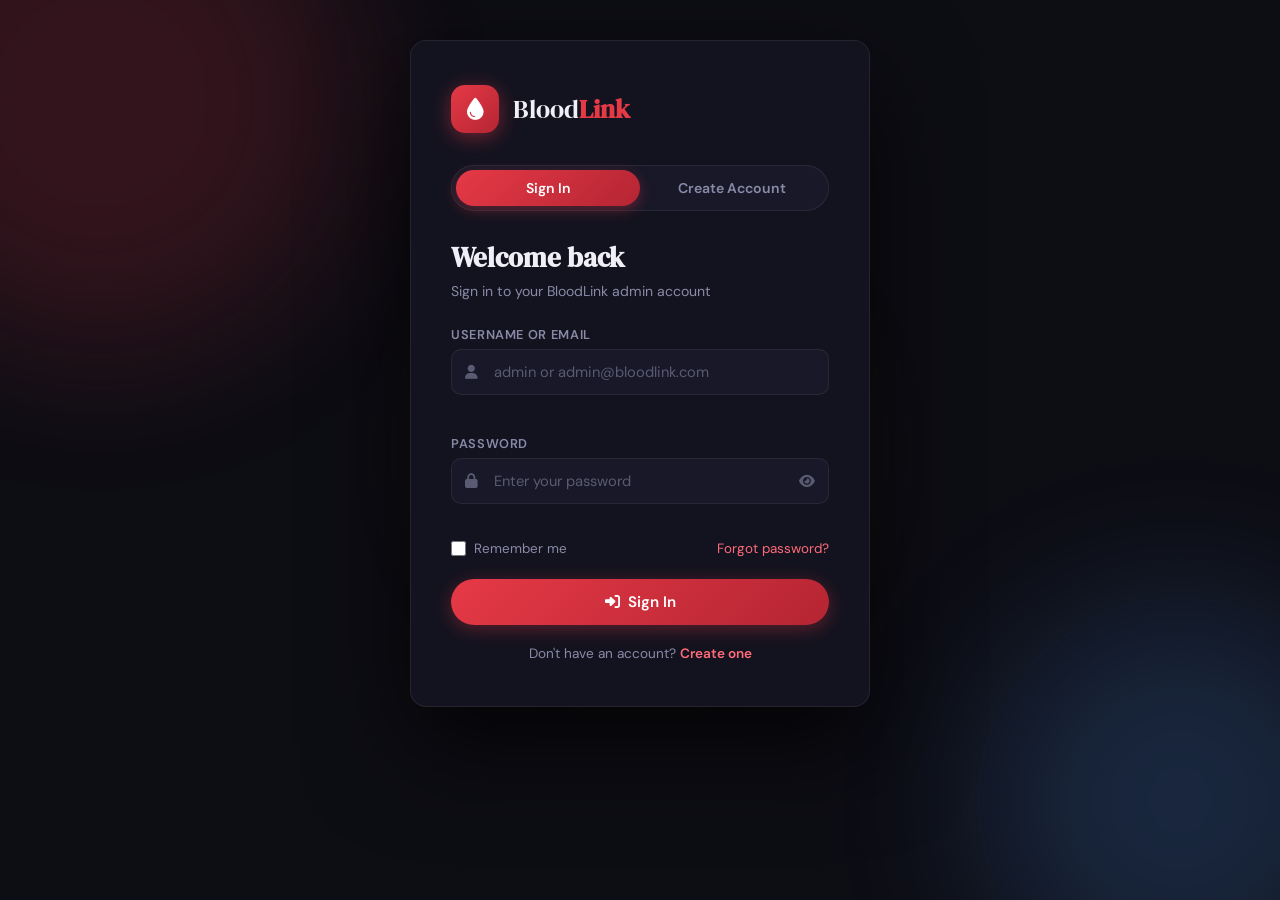
<file: index.html>
<!-- test change -->
<!DOCTYPE html>
<html lang="en">
<head>
  <meta charset="UTF-8" />
  <meta name="viewport" content="width=device-width, initial-scale=1.0"/>
  <title>BloodLink – Blood Management System</title>
  <link rel="stylesheet" href="style.css" />
  <link href="https://fonts.googleapis.com/css2?family=DM+Serif+Display:ital@0;1&family=DM+Sans:wght@300;400;500;600;700&display=swap" rel="stylesheet"/>
  <link rel="stylesheet" href="https://cdnjs.cloudflare.com/ajax/libs/font-awesome/6.5.0/css/all.min.css"/>
</head>
<body>
<script>
  // Auth guard: redirect to login if no session
  (function() {
    if (!sessionStorage.getItem('bl_user')) {
      window.location.replace('login.html');
    }
  })();
</script>

<!-- SIDEBAR -->
<aside class="sidebar" id="sidebar">
  <div class="sidebar-logo">
    <div class="logo-icon">
      <i class="fa-solid fa-droplet"></i>
    </div>
    <span class="logo-text">Blood<strong>Link</strong></span>
  </div>
  <nav class="sidebar-nav">
    <a href="#" class="nav-item active" data-section="dashboard"><i class="fa-solid fa-house-chimney"></i><span>Dashboard</span></a>
    <a href="#" class="nav-item" data-section="donors"><i class="fa-solid fa-hand-holding-heart"></i><span>Donors</span></a>
    <a href="#" class="nav-item" data-section="bloodbanks"><i class="fa-solid fa-building-columns"></i><span>Blood Banks</span></a>
    <a href="#" class="nav-item" data-section="bloodstock"><i class="fa-solid fa-vials"></i><span>Blood Stock</span></a>
    <a href="#" class="nav-item" data-section="donations"><i class="fa-solid fa-heart-pulse"></i><span>Donations</span></a>
    <a href="#" class="nav-item" data-section="requests"><i class="fa-solid fa-clipboard-list"></i><span>Requests</span></a>
    <a href="#" class="nav-item" data-section="emergency"><i class="fa-solid fa-clock-rotate-left"></i><span>Emergency Timer</span></a>
    <a href="#" class="nav-item" data-section="patients"><i class="fa-solid fa-user-injured"></i><span>Patients</span></a>
    <a href="admin.html" class="nav-item"><i class="fa-solid fa-shield-halved"></i><span>Admin</span></a>
  </nav>
  <div class="sidebar-footer">
    <div class="user-info">
      <div class="user-avatar"><i class="fa-solid fa-user-shield"></i></div>
      <div>
        <div class="user-name" id="sidebar-username">Admin</div>
  </div>
</aside>

<!-- MOBILE OVERLAY -->
<div class="overlay" id="overlay" onclick="closeSidebar()"></div>

<!-- MAIN CONTENT -->
<main class="main" id="main">
  <!-- TOPBAR -->
  <header class="topbar">
    <div class="topbar-left">
      <button class="menu-btn" onclick="toggleSidebar()"><i class="fa-solid fa-bars"></i></button>
      <div class="page-title" id="page-title">Dashboard</div>
    </div>
    <div class="topbar-right">
      <div class="search-bar">
        <i class="fa-solid fa-magnifying-glass"></i>
        <input type="text" placeholder="Search anything..." id="global-search"/>
      </div>
      <button class="notif-btn"><i class="fa-solid fa-bell"></i><span class="badge">3</span></button>
      <button class="btn-primary" style="padding:8px 16px;font-size:0.82rem" onclick="handleLogout()">
        <i class="fa-solid fa-right-from-bracket"></i> Logout
      </button>
    </div>
  </header>

  <!-- ===================== DASHBOARD ===================== -->
  <section class="section active" id="section-dashboard">
    <div class="hero-banner">
      <div class="hero-text">
        <div class="hero-tag">🩸 Live System</div>
        <h1>Every Drop <em>Saves</em> a Life</h1>
        <p>Manage donors, blood stock, requests and patients — all in one beautiful system.</p>
      </div>
      <div class="hero-art">
        <div class="pulse-ring"></div>
        <div class="pulse-ring r2"></div>
        <div class="pulse-ring r3"></div>
        <div class="heart-icon"><i class="fa-solid fa-heart-pulse"></i></div>
      </div>
    </div>

    <div class="stats-grid">
      <div class="stat-card c1"><div class="stat-icon"><i class="fa-solid fa-hand-holding-heart"></i></div><div class="stat-info"><div class="stat-num" id="s-donors">0</div><div class="stat-label">Total Donors</div></div></div>
      <div class="stat-card c2"><div class="stat-icon"><i class="fa-solid fa-building-columns"></i></div><div class="stat-info"><div class="stat-num" id="s-banks">0</div><div class="stat-label">Blood Banks</div></div></div>
      <div class="stat-card c3"><div class="stat-icon"><i class="fa-solid fa-vials"></i></div><div class="stat-info"><div class="stat-num" id="s-stock">0</div><div class="stat-label">Units in Stock</div></div></div>
      <div class="stat-card c4"><div class="stat-icon"><i class="fa-solid fa-user-injured"></i></div><div class="stat-info"><div class="stat-num" id="s-patients">0</div><div class="stat-label">Patients</div></div></div>
      <div class="stat-card c5"><div class="stat-icon"><i class="fa-solid fa-clipboard-list"></i></div><div class="stat-info"><div class="stat-num" id="s-requests">0</div><div class="stat-label">Requests</div></div></div>
      <div class="stat-card c6"><div class="stat-icon"><i class="fa-solid fa-heart-pulse"></i></div><div class="stat-info"><div class="stat-num" id="s-donations">0</div><div class="stat-label">Donations</div></div></div>
    </div>

    <div class="dashboard-bottom">
      <div class="dash-card">
        <h3><i class="fa-solid fa-chart-bar"></i> Blood Group Distribution</h3>
        <div class="blood-chart" id="blood-chart"></div>
      </div>
      <div class="dash-card">
        <h3><i class="fa-solid fa-clock-rotate-left"></i> Recent Activity</h3>
        <ul class="activity-list" id="activity-list">
          <li class="empty-state"><i class="fa-solid fa-inbox"></i> No recent activity</li>
        </ul>
      </div>
      <div class="dash-card">
        <h3><i class="fa-solid fa-triangle-exclamation"></i> Critical Requests</h3>
        <ul class="critical-list" id="critical-list">
          <li class="empty-state"><i class="fa-solid fa-check-circle"></i> No critical requests</li>
        </ul>
      </div>
    </div>
  </section>

  <!-- ===================== DONORS ===================== -->
  <section class="section" id="section-donors">
    <div class="section-header">
      <div>
        <h2>Donors</h2>
        <p>Manage all registered blood donors</p>
      </div>
      <button class="btn-primary" onclick="openModal('donor-modal')"><i class="fa-solid fa-plus"></i> Add Donor</button>
    </div>
    <div class="filter-bar">
      <input type="text" class="filter-input" placeholder="Search donors..." oninput="filterTable('donors-table', this.value)"/>
      <select class="filter-select" id="donor-bg-filter" onchange="filterByBG('donors-table','donor-bg-filter',4)">
        <option value="">All Blood Groups</option>
        <option>A+</option><option>A-</option><option>B+</option><option>B-</option>
        <option>AB+</option><option>AB-</option><option>O+</option><option>O-</option>
      </select>
    </div>
    <div class="table-wrapper">
      <table class="data-table" id="donors-table">
        <thead><tr><th>ID</th><th>Name</th><th>Age</th><th>Gender</th><th>Blood Group</th><th>Last Donation</th><th>Eligibility Date</th><th>Actions</th></tr></thead>
        <tbody id="donors-tbody"><tr><td colspan="8" class="no-data"><i class="fa-solid fa-droplet"></i> No donors yet. Add your first donor!</td></tr></tbody>
      </table>
    </div>
  </section>

  <!-- ===================== BLOOD BANKS ===================== -->
  <section class="section" id="section-bloodbanks">
    <div class="section-header">
      <div><h2>Blood Banks</h2><p>Manage all registered blood banks</p></div>
      <button class="btn-primary" onclick="openModal('bank-modal')"><i class="fa-solid fa-plus"></i> Add Bank</button>
    </div>
    <div class="filter-bar">
      <input type="text" class="filter-input" placeholder="Search banks..." oninput="filterTable('banks-table', this.value)"/>
    </div>
    <div class="table-wrapper">
      <table class="data-table" id="banks-table">
        <thead><tr><th>Bank ID</th><th>Name</th><th>Location</th><th>Contact</th><th>Actions</th></tr></thead>
        <tbody id="banks-tbody"><tr><td colspan="5" class="no-data"><i class="fa-solid fa-building-columns"></i> No blood banks registered yet.</td></tr></tbody>
      </table>
    </div>
  </section>

  <!-- ===================== BLOOD STOCK ===================== -->
  <section class="section" id="section-bloodstock">
    <div class="section-header">
      <div><h2>Blood Stock</h2><p>Monitor inventory across all banks</p></div>
      <button class="btn-primary" onclick="openModal('stock-modal')"><i class="fa-solid fa-plus"></i> Add Stock</button>
    </div>
    <div class="filter-bar">
      <input type="text" class="filter-input" placeholder="Search stock..." oninput="filterTable('stock-table', this.value)"/>
      <select class="filter-select" id="stock-bg-filter" onchange="filterByBG('stock-table','stock-bg-filter',4)">
        <option value="">All Blood Groups</option>
        <option>A+</option><option>A-</option><option>B+</option><option>B-</option>
        <option>AB+</option><option>AB-</option><option>O+</option><option>O-</option>
      </select>
    </div>
    <div class="table-wrapper">
      <table class="data-table" id="stock-table">
        <thead><tr><th>Stock ID</th><th>Bank ID</th><th>Blood Group</th><th>Quantity (units)</th><th>Expiry Date</th><th>Last Updated</th><th>Actions</th></tr></thead>
        <tbody id="stock-tbody"><tr><td colspan="7" class="no-data"><i class="fa-solid fa-vials"></i> No stock records yet.</td></tr></tbody>
      </table>
    </div>
  </section>

  <!-- ===================== DONATIONS ===================== -->
  <section class="section" id="section-donations">
    <div class="section-header">
      <div><h2>Donations</h2><p>Track all blood donation events</p></div>
      <button class="btn-primary" onclick="openModal('donation-modal')"><i class="fa-solid fa-plus"></i> Record Donation</button>
    </div>
    <div class="filter-bar">
      <input type="text" class="filter-input" placeholder="Search donations..." oninput="filterTable('donations-table', this.value)"/>
    </div>
    <div class="table-wrapper">
      <table class="data-table" id="donations-table">
        <thead><tr><th>Donation ID</th><th>Donor ID</th><th>Bank ID</th><th>Date</th><th>Quantity (units)</th><th>Actions</th></tr></thead>
        <tbody id="donations-tbody"><tr><td colspan="6" class="no-data"><i class="fa-solid fa-heart-pulse"></i> No donations recorded yet.</td></tr></tbody>
      </table>
    </div>
  </section>

  <!-- ===================== REQUESTS ===================== -->
  <section class="section" id="section-requests">
    <div class="section-header">
      <div><h2>Blood Requests</h2><p>Handle patient blood requests</p></div>
      <button class="btn-primary" onclick="openModal('request-modal')"><i class="fa-solid fa-plus"></i> New Request</button>
    </div>
    <div class="filter-bar">
      <input type="text" class="filter-input" placeholder="Search requests..." oninput="filterTable('requests-table', this.value)"/>
      <select class="filter-select" id="req-priority-filter" onchange="filterByStatus('requests-table','req-priority-filter',5)">
        <option value="">All Priorities</option>
        <option>Critical</option><option>High</option><option>Medium</option><option>Low</option>
      </select>
      <select class="filter-select" id="req-status-filter" onchange="filterByStatus('requests-table','req-status-filter',6)">
        <option value="">All Statuses</option>
        <option>Pending</option><option>Approved</option><option>Fulfilled</option><option>Rejected</option>
      </select>
    </div>
    <div class="table-wrapper">
      <table class="data-table" id="requests-table">
        <thead><tr><th>Request ID</th><th>Patient ID</th><th>Blood Group</th><th>Quantity</th><th>Bank ID</th><th>Priority</th><th>Status</th><th>Date</th><th>Actions</th></tr></thead>
        <tbody id="requests-tbody"><tr><td colspan="9" class="no-data"><i class="fa-solid fa-clipboard-list"></i> No requests yet.</td></tr></tbody>
      </table>
    </div>
  </section>

  <!-- ===================== PATIENTS ===================== -->
  <section class="section" id="section-patients">
    <div class="section-header">
      <div><h2>Patients</h2><p>Manage patient records</p></div>
      <button class="btn-primary" onclick="openModal('patient-modal')"><i class="fa-solid fa-plus"></i> Add Patient</button>
    </div>
    <div class="filter-bar">
      <input type="text" class="filter-input" placeholder="Search patients..." oninput="filterTable('patients-table', this.value)"/>
      <select class="filter-select" id="patient-bg-filter" onchange="filterByBG('patients-table','patient-bg-filter',4)">
        <option value="">All Blood Groups</option>
        <option>A+</option><option>A-</option><option>B+</option><option>B-</option>
        <option>AB+</option><option>AB-</option><option>O+</option><option>O-</option>
      </select>
    </div>
    <div class="table-wrapper">
      <table class="data-table" id="patients-table">
        <thead><tr><th>Patient ID</th><th>Name</th><th>Age</th><th>Gender</th><th>Blood Group</th><th>Disease</th><th>Actions</th></tr></thead>
        <tbody id="patients-tbody"><tr><td colspan="7" class="no-data"><i class="fa-solid fa-user-injured"></i> No patients registered yet.</td></tr></tbody>
      </table>
    </div>
  </section>

  <!-- ===================== EMERGENCY BLOOD TIMER ===================== -->
  <section class="section" id="section-emergency">
    <div class="section-header">
      <div>
        <h2><i class="fa-solid fa-clock-rotate-left" style="color:var(--red);margin-right:8px"></i>Emergency Blood Timer</h2>
        <p>Track urgency of blood requests — auto-escalates to Critical when time is low</p>
      </div>
      <button class="btn-primary" onclick="openModal('emergency-modal')"><i class="fa-solid fa-plus"></i> New Emergency Request</button>
    </div>

    <!-- Summary Cards -->
    <div class="stats-grid" style="margin-bottom:24px">
      <div class="stat-card c1"><div class="stat-icon"><i class="fa-solid fa-triangle-exclamation"></i></div><div class="stat-info"><div class="stat-num" id="em-stat-critical">0</div><div class="stat-label">Critical (Expired/&lt;1h)</div></div></div>
      <div class="stat-card c2"><div class="stat-icon"><i class="fa-solid fa-fire"></i></div><div class="stat-info"><div class="stat-num" id="em-stat-urgent">0</div><div class="stat-label">Urgent (&lt;4h left)</div></div></div>
      <div class="stat-card c3"><div class="stat-icon"><i class="fa-solid fa-clock"></i></div><div class="stat-info"><div class="stat-num" id="em-stat-moderate">0</div><div class="stat-label">Moderate (&lt;12h left)</div></div></div>
      <div class="stat-card c5"><div class="stat-icon"><i class="fa-solid fa-circle-check"></i></div><div class="stat-info"><div class="stat-num" id="em-stat-stable">0</div><div class="stat-label">Stable (&gt;12h left)</div></div></div>
    </div>

    <!-- Filter Bar -->
    <div class="filter-bar">
      <input type="text" class="filter-input" placeholder="Search emergency requests..." oninput="filterEmergencyTable(this.value)"/>
      <select class="filter-select" id="em-urgency-filter" onchange="filterEmergencyByUrgency(this.value)">
        <option value="">All Urgency Levels</option>
        <option value="critical">Critical</option>
        <option value="urgent">Urgent</option>
        <option value="moderate">Moderate</option>
        <option value="stable">Stable</option>
      </select>
      <select class="filter-select" id="em-status-filter" onchange="filterEmergencyByStatus(this.value)">
        <option value="">All Statuses</option>
        <option value="Active">Active</option>
        <option value="Fulfilled">Fulfilled</option>
        <option value="Cancelled">Cancelled</option>
      </select>
    </div>

    <!-- Emergency Requests Table -->
    <div class="table-wrapper">
      <table class="data-table" id="emergency-table">
        <thead>
          <tr>
            <th>ID</th>
            <th>Patient</th>
            <th>Blood Group</th>
            <th>Hospital / Location</th>
            <th>Units</th>
            <th>Deadline</th>
            <th>⏰ Time Left</th>
            <th>Urgency</th>
            <th>Status</th>
            <th>Actions</th>
          </tr>
        </thead>
        <tbody id="emergency-tbody">
          <tr><td colspan="10" class="no-data"><i class="fa-solid fa-clock-rotate-left"></i> No emergency requests yet. Add one!</td></tr>
        </tbody>
      </table>
    </div>
  </section>

</main>

<!-- ======== MODALS ======== -->

<!-- DONOR MODAL -->
<div class="modal-overlay" id="donor-modal">
  <div class="modal">
    <div class="modal-header"><h3><i class="fa-solid fa-hand-holding-heart"></i> <span id="donor-modal-title">Add Donor</span></h3><button onclick="closeModal('donor-modal')"><i class="fa-solid fa-xmark"></i></button></div>
    <form class="modal-form" onsubmit="saveDonor(event)">
      <input type="hidden" id="donor-edit-id"/>
      <div class="form-row">
        <div class="form-group"><label>Donor ID</label><input type="text" id="d-id" placeholder="e.g. D001" required/></div>
        <div class="form-group"><label>Full Name</label><input type="text" id="d-name" placeholder="John Doe" required/></div>
      </div>
      <div class="form-row">
        <div class="form-group"><label>Age</label><input type="number" id="d-age" min="18" max="65" placeholder="18-65" required/></div>
        <div class="form-group"><label>Gender</label>
          <select id="d-gender" required><option value="">Select</option><option>Male</option><option>Female</option><option>Other</option></select>
        </div>
      </div>
      <div class="form-row">
        <div class="form-group"><label>Blood Group</label>
          <select id="d-bg" required><option value="">Select</option><option>A+</option><option>A-</option><option>B+</option><option>B-</option><option>AB+</option><option>AB-</option><option>O+</option><option>O-</option></select>
        </div>
        <div class="form-group"><label>Last Donation Date</label><input type="date" id="d-last"/></div>
      </div>
      <div class="form-group"><label>Eligibility Date</label><input type="date" id="d-eligibility" required/></div>
      <div class="modal-actions"><button type="button" class="btn-secondary" onclick="closeModal('donor-modal')">Cancel</button><button type="submit" class="btn-primary">Save Donor</button></div>
    </form>
  </div>
</div>

<!-- BLOOD BANK MODAL -->
<div class="modal-overlay" id="bank-modal">
  <div class="modal">
    <div class="modal-header"><h3><i class="fa-solid fa-building-columns"></i> <span id="bank-modal-title">Add Blood Bank</span></h3><button onclick="closeModal('bank-modal')"><i class="fa-solid fa-xmark"></i></button></div>
    <form class="modal-form" onsubmit="saveBank(event)">
      <input type="hidden" id="bank-edit-id"/>
      <div class="form-row">
        <div class="form-group"><label>Bank ID</label><input type="text" id="b-id" placeholder="e.g. BB001" required/></div>
        <div class="form-group"><label>Bank Name</label><input type="text" id="b-name" placeholder="City Blood Bank" required/></div>
      </div>
      <div class="form-group"><label>Location</label><input type="text" id="b-location" placeholder="123 Main St, City" required/></div>
      <div class="form-group"><label>Contact Number</label><input type="tel" id="b-contact" placeholder="+91 99999 99999" required/></div>
      <div class="modal-actions"><button type="button" class="btn-secondary" onclick="closeModal('bank-modal')">Cancel</button><button type="submit" class="btn-primary">Save Bank</button></div>
    </form>
  </div>
</div>

<!-- BLOOD STOCK MODAL -->
<div class="modal-overlay" id="stock-modal">
  <div class="modal">
    <div class="modal-header"><h3><i class="fa-solid fa-vials"></i> <span id="stock-modal-title">Add Blood Stock</span></h3><button onclick="closeModal('stock-modal')"><i class="fa-solid fa-xmark"></i></button></div>
    <form class="modal-form" onsubmit="saveStock(event)">
      <input type="hidden" id="stock-edit-id"/>
      <div class="form-row">
        <div class="form-group"><label>Stock ID</label><input type="text" id="s-id" placeholder="e.g. ST001" required/></div>
        <div class="form-group"><label>Bank ID</label><input type="text" id="s-bank" placeholder="e.g. BB001" required/></div>
      </div>
      <div class="form-row">
        <div class="form-group"><label>Blood Group</label>
          <select id="s-bg" required><option value="">Select</option><option>A+</option><option>A-</option><option>B+</option><option>B-</option><option>AB+</option><option>AB-</option><option>O+</option><option>O-</option></select>
        </div>
        <div class="form-group"><label>Quantity (units)</label><input type="number" id="s-qty" min="1" placeholder="e.g. 50" required/></div>
      </div>
      <div class="form-row">
        <div class="form-group"><label>Expiry Date</label><input type="date" id="s-expiry" required/></div>
        <div class="form-group"><label>Last Updated</label><input type="date" id="s-last" required/></div>
      </div>
      <div class="modal-actions"><button type="button" class="btn-secondary" onclick="closeModal('stock-modal')">Cancel</button><button type="submit" class="btn-primary">Save Stock</button></div>
    </form>
  </div>
</div>

<!-- DONATION MODAL -->
<div class="modal-overlay" id="donation-modal">
  <div class="modal">
    <div class="modal-header"><h3><i class="fa-solid fa-heart-pulse"></i> <span id="donation-modal-title">Record Donation</span></h3><button onclick="closeModal('donation-modal')"><i class="fa-solid fa-xmark"></i></button></div>
    <form class="modal-form" onsubmit="saveDonation(event)">
      <input type="hidden" id="donation-edit-id"/>
      <div class="form-row">
        <div class="form-group"><label>Donation ID</label><input type="text" id="dn-id" placeholder="e.g. DON001" required/></div>
        <div class="form-group"><label>Donor ID</label><input type="text" id="dn-donor" placeholder="e.g. D001" required/></div>
      </div>
      <div class="form-row">
        <div class="form-group"><label>Bank ID</label><input type="text" id="dn-bank" placeholder="e.g. BB001" required/></div>
        <div class="form-group"><label>Quantity (units)</label><input type="number" id="dn-qty" min="1" placeholder="e.g. 1" required/></div>
      </div>
      <div class="form-group"><label>Donation Date</label><input type="date" id="dn-date" required/></div>
      <div class="modal-actions"><button type="button" class="btn-secondary" onclick="closeModal('donation-modal')">Cancel</button><button type="submit" class="btn-primary">Save Donation</button></div>
    </form>
  </div>
</div>

<!-- REQUEST MODAL -->
<div class="modal-overlay" id="request-modal">
  <div class="modal">
    <div class="modal-header"><h3><i class="fa-solid fa-clipboard-list"></i> <span id="request-modal-title">New Blood Request</span></h3><button onclick="closeModal('request-modal')"><i class="fa-solid fa-xmark"></i></button></div>
    <form class="modal-form" onsubmit="saveRequest(event)">
      <input type="hidden" id="request-edit-id"/>
      <div class="form-row">
        <div class="form-group"><label>Request ID</label><input type="text" id="r-id" placeholder="e.g. REQ001" required/></div>
        <div class="form-group"><label>Patient ID</label><input type="text" id="r-patient" placeholder="e.g. P001" required/></div>
      </div>
      <div class="form-row">
        <div class="form-group"><label>Blood Group</label>
          <select id="r-bg" required><option value="">Select</option><option>A+</option><option>A-</option><option>B+</option><option>B-</option><option>AB+</option><option>AB-</option><option>O+</option><option>O-</option></select>
        </div>
        <div class="form-group"><label>Quantity (units)</label><input type="number" id="r-qty" min="1" placeholder="e.g. 2" required/></div>
      </div>
      <div class="form-row">
        <div class="form-group"><label>Bank ID</label><input type="text" id="r-bank" placeholder="e.g. BB001" required/></div>
        <div class="form-group"><label>Priority Level</label>
          <select id="r-priority" required><option value="">Select</option><option>Critical</option><option>High</option><option>Medium</option><option>Low</option></select>
        </div>
      </div>
      <div class="form-row">
        <div class="form-group"><label>Status</label>
          <select id="r-status" required><option value="">Select</option><option>Pending</option><option>Approved</option><option>Fulfilled</option><option>Rejected</option></select>
        </div>
        <div class="form-group"><label>Request Date</label><input type="date" id="r-date" required/></div>
      </div>
      <div class="modal-actions"><button type="button" class="btn-secondary" onclick="closeModal('request-modal')">Cancel</button><button type="submit" class="btn-primary">Save Request</button></div>
    </form>
  </div>
</div>

<!-- PATIENT MODAL -->
<div class="modal-overlay" id="patient-modal">
  <div class="modal">
    <div class="modal-header"><h3><i class="fa-solid fa-user-injured"></i> <span id="patient-modal-title">Add Patient</span></h3><button onclick="closeModal('patient-modal')"><i class="fa-solid fa-xmark"></i></button></div>
    <form class="modal-form" onsubmit="savePatient(event)">
      <input type="hidden" id="patient-edit-id"/>
      <div class="form-row">
        <div class="form-group"><label>Patient ID</label><input type="text" id="p-id" placeholder="e.g. P001" required/></div>
        <div class="form-group"><label>Full Name</label><input type="text" id="p-name" placeholder="Jane Doe" required/></div>
      </div>
      <div class="form-row">
        <div class="form-group"><label>Age</label><input type="number" id="p-age" min="1" placeholder="e.g. 35" required/></div>
        <div class="form-group"><label>Gender</label>
          <select id="p-gender" required><option value="">Select</option><option>Male</option><option>Female</option><option>Other</option></select>
        </div>
      </div>
      <div class="form-row">
        <div class="form-group"><label>Blood Group</label>
          <select id="p-bg" required><option value="">Select</option><option>A+</option><option>A-</option><option>B+</option><option>B-</option><option>AB+</option><option>AB-</option><option>O+</option><option>O-</option></select>
        </div>
        <div class="form-group"><label>Disease / Condition</label><input type="text" id="p-disease" placeholder="e.g. Thalassemia" required/></div>
      </div>
      <div class="modal-actions"><button type="button" class="btn-secondary" onclick="closeModal('patient-modal')">Cancel</button><button type="submit" class="btn-primary">Save Patient</button></div>
    </form>
  </div>
</div>

<!-- EMERGENCY MODAL -->
<div class="modal-overlay" id="emergency-modal">
  <div class="modal">
    <div class="modal-header">
      <h3><i class="fa-solid fa-clock-rotate-left"></i> <span id="emergency-modal-title">New Emergency Blood Request</span></h3>
      <button onclick="closeModal('emergency-modal')"><i class="fa-solid fa-xmark"></i></button>
    </div>
    <form class="modal-form" onsubmit="saveEmergency(event)">
      <input type="hidden" id="emergency-edit-id"/>
      <div class="form-row">
        <div class="form-group"><label>Request ID</label><input type="text" id="em-id" placeholder="e.g. EMR001" required/></div>
        <div class="form-group"><label>Patient ID</label><input type="text" id="em-patient" placeholder="e.g. P001" required/></div>
      </div>
      <div class="form-row">
        <div class="form-group"><label>Blood Group</label>
          <select id="em-bg" required><option value="">Select</option><option>A+</option><option>A-</option><option>B+</option><option>B-</option><option>AB+</option><option>AB-</option><option>O+</option><option>O-</option></select>
        </div>
        <div class="form-group"><label>Units Required</label><input type="number" id="em-qty" min="1" placeholder="e.g. 2" required/></div>
      </div>
      <div class="form-group"><label>Hospital / Location</label><input type="text" id="em-hospital" placeholder="e.g. City General Hospital, ICU" required/></div>
      <div class="form-row">
        <div class="form-group"><label>Deadline Date</label><input type="date" id="em-deadline-date" required/></div>
        <div class="form-group"><label>Deadline Time</label><input type="time" id="em-deadline-time" required/></div>
      </div>
      <div class="form-row">
        <div class="form-group"><label>Contact Number</label><input type="tel" id="em-contact" placeholder="+91 99999 99999" required/></div>
        <div class="form-group"><label>Status</label>
          <select id="em-status" required><option value="">Select</option><option>Active</option><option>Fulfilled</option><option>Cancelled</option></select>
        </div>
      </div>
      <div class="form-group"><label>Notes (optional)</label><input type="text" id="em-notes" placeholder="e.g. Patient in ICU, surgery scheduled"/></div>
      <div class="modal-actions">
        <button type="button" class="btn-secondary" onclick="closeModal('emergency-modal')">Cancel</button>
        <button type="submit" class="btn-primary"><i class="fa-solid fa-clock-rotate-left"></i> Save Emergency Request</button>
      </div>
    </form>
  </div>
</div>

<!-- DELETE CONFIRM MODAL -->
<div class="modal-overlay" id="delete-modal">
  <div class="modal modal-sm">
    <div class="modal-header"><h3><i class="fa-solid fa-triangle-exclamation"></i> Confirm Delete</h3><button onclick="closeModal('delete-modal')"><i class="fa-solid fa-xmark"></i></button></div>
    <div style="padding:1.5rem;text-align:center">
      <p style="margin-bottom:1.5rem;color:var(--text-muted)">Are you sure you want to delete this record? This action cannot be undone.</p>
      <div class="modal-actions" style="justify-content:center">
        <button class="btn-secondary" onclick="closeModal('delete-modal')">Cancel</button>
        <button class="btn-danger" id="confirm-delete-btn">Delete</button>
      </div>
    </div>
  </div>
</div>

<!-- TOAST -->
<div class="toast" id="toast"></div>

<script src="app.js"></script>
</body>
</html>
</file>
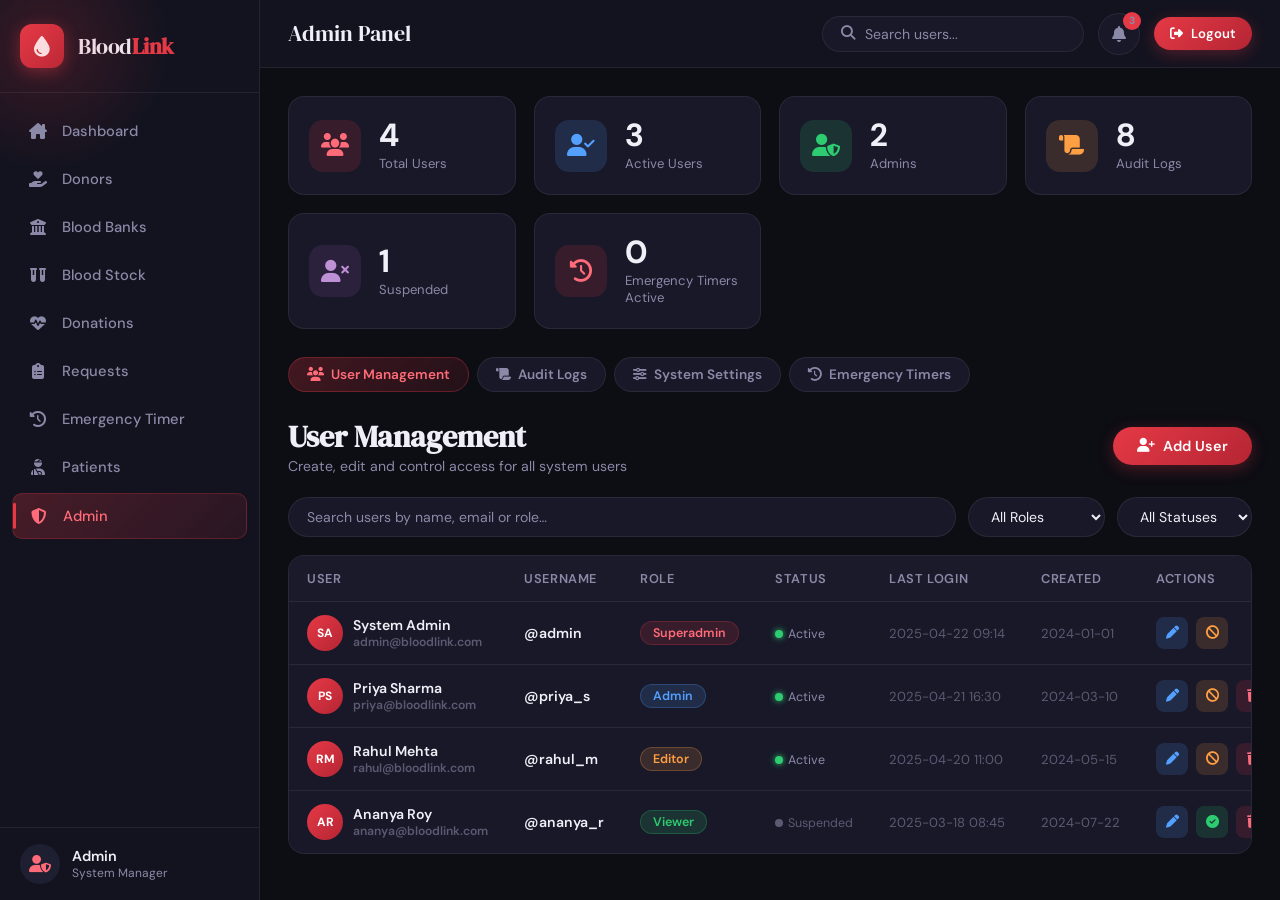
<file: admin.html>
<!DOCTYPE html>
<html lang="en">
<head>
  <meta charset="UTF-8" />
  <meta name="viewport" content="width=device-width, initial-scale=1.0"/>
  <title>BloodLink – Admin Panel</title>
  <link rel="stylesheet" href="style.css" />
  <link href="https://fonts.googleapis.com/css2?family=DM+Serif+Display:ital@0;1&family=DM+Sans:wght@300;400;500;600;700&display=swap" rel="stylesheet"/>
  <link rel="stylesheet" href="https://cdnjs.cloudflare.com/ajax/libs/font-awesome/6.5.0/css/all.min.css"/>
  <style>
    /* ===== ADMIN PAGE ADDITIONS ===== */

    .admin-stats-grid {
      display: grid;
      grid-template-columns: repeat(auto-fill, minmax(210px, 1fr));
      gap: 18px;
      margin-bottom: 28px;
    }

    .role-badge {
      display: inline-flex;
      align-items: center;
      gap: 5px;
      padding: 3px 12px;
      border-radius: 999px;
      font-size: 0.78rem;
      font-weight: 600;
    }
    .role-superadmin { background: rgba(230,57,70,0.15); color: var(--red-light); border: 1px solid rgba(230,57,70,0.25); }
    .role-admin      { background: rgba(84,160,255,0.15); color: var(--info);      border: 1px solid rgba(84,160,255,0.25); }
    .role-viewer     { background: rgba(46,204,113,0.15); color: var(--success);   border: 1px solid rgba(46,204,113,0.25); }
    .role-editor     { background: rgba(255,159,67,0.15); color: var(--warning);   border: 1px solid rgba(255,159,67,0.25); }

    .user-online { display: inline-flex; align-items: center; gap: 5px; font-size: 0.78rem; }
    .dot-online  { width: 8px; height: 8px; border-radius: 50%; background: var(--success); display: inline-block; box-shadow: 0 0 6px var(--success); }
    .dot-offline { width: 8px; height: 8px; border-radius: 50%; background: var(--text-dim); display: inline-block; }

    .log-entry {
      display: grid;
      grid-template-columns: 160px 130px 1fr auto;
      align-items: center;
      gap: 16px;
      padding: 12px 18px;
      border-bottom: 1px solid var(--border);
      font-size: 0.84rem;
      transition: background var(--transition);
    }
    .log-entry:last-child { border-bottom: none; }
    .log-entry:hover { background: var(--card2); }
    .log-time   { color: var(--text-dim); font-size: 0.78rem; white-space: nowrap; }
    .log-user   { color: var(--info); font-weight: 600; }
    .log-action { color: var(--text-muted); }
    .log-action strong { color: var(--text); }

    .settings-grid {
      display: grid;
      grid-template-columns: 1fr 1fr;
      gap: 20px;
      margin-bottom: 24px;
    }
    .settings-card {
      background: var(--card);
      border: 1px solid var(--border);
      border-radius: var(--radius);
      padding: 22px;
    }
    .settings-card h4 {
      font-size: 0.9rem;
      font-weight: 700;
      color: var(--text);
      margin-bottom: 16px;
      display: flex;
      align-items: center;
      gap: 8px;
    }
    .settings-card h4 i { color: var(--red); }

    .setting-row {
      display: flex;
      align-items: center;
      justify-content: space-between;
      padding: 10px 0;
      border-bottom: 1px solid var(--border);
    }
    .setting-row:last-child { border-bottom: none; }
    .setting-label { font-size: 0.88rem; color: var(--text-muted); }
    .setting-label span { display: block; font-size: 0.76rem; color: var(--text-dim); margin-top: 2px; }

    .toggle-switch { position: relative; width: 44px; height: 24px; flex-shrink: 0; }
    .toggle-switch input { opacity: 0; width: 0; height: 0; }
    .toggle-slider {
      position: absolute; inset: 0;
      background: var(--bg3); border-radius: 999px; cursor: pointer;
      transition: background var(--transition); border: 1px solid var(--border);
    }
    .toggle-slider::before {
      content: ''; position: absolute;
      width: 18px; height: 18px; background: var(--text-dim);
      border-radius: 50%; left: 2px; top: 2px;
      transition: all var(--transition);
    }
    .toggle-switch input:checked + .toggle-slider { background: rgba(230,57,70,0.25); border-color: rgba(230,57,70,0.4); }
    .toggle-switch input:checked + .toggle-slider::before { transform: translateX(20px); background: var(--red); }

    .setting-input {
      display: flex; align-items: center; justify-content: space-between;
      padding: 10px 0; border-bottom: 1px solid var(--border);
    }
    .setting-input:last-child { border-bottom: none; }
    .setting-input input[type="number"],
    .setting-input select {
      width: 110px; background: var(--card2); border: 1px solid var(--border);
      border-radius: var(--radius-sm); padding: 7px 12px; color: var(--text);
      font-size: 0.86rem; font-family: var(--font-body); outline: none;
      transition: border-color var(--transition);
    }
    .setting-input input[type="number"]:focus,
    .setting-input select:focus { border-color: var(--red); }
    .setting-input select option { background: var(--bg2); }

    .danger-zone {
      background: rgba(230,57,70,0.05); border: 1px solid rgba(230,57,70,0.2);
      border-radius: var(--radius); padding: 22px; margin-top: 4px;
    }
    .danger-zone h4 {
      font-size: 0.9rem; font-weight: 700; color: var(--red-light);
      margin-bottom: 14px; display: flex; align-items: center; gap: 8px;
    }
    .danger-action {
      display: flex; align-items: center; justify-content: space-between;
      padding: 12px 0; border-bottom: 1px solid rgba(230,57,70,0.15);
    }
    .danger-action:last-child { border-bottom: none; }
    .danger-action-label { font-size: 0.88rem; color: var(--text-muted); }
    .danger-action-label span { display: block; font-size: 0.76rem; color: var(--text-dim); margin-top: 2px; }
    .btn-danger-sm {
      background: rgba(230,57,70,0.15); color: var(--red-light);
      border: 1px solid rgba(230,57,70,0.3); border-radius: 999px;
      padding: 7px 16px; font-size: 0.82rem; font-weight: 600;
      font-family: var(--font-body); cursor: pointer;
      transition: all var(--transition); white-space: nowrap;
    }
    .btn-danger-sm:hover { background: rgba(230,57,70,0.3); color: #fff; }

    .admin-subnav { display: flex; gap: 8px; margin-bottom: 24px; flex-wrap: wrap; }
    .admin-subnav-btn {
      display: inline-flex; align-items: center; gap: 7px;
      padding: 8px 18px; border-radius: 999px; font-size: 0.85rem; font-weight: 600;
      font-family: var(--font-body); cursor: pointer; border: 1px solid var(--border);
      background: var(--card); color: var(--text-muted); transition: all var(--transition);
    }
    .admin-subnav-btn:hover { background: var(--card2); color: var(--text); }
    .admin-subnav-btn.active {
      background: linear-gradient(135deg, rgba(230,57,70,0.25), rgba(230,57,70,0.1));
      color: var(--red-light); border-color: rgba(230,57,70,0.3);
    }

    .admin-subsection { display: none; }
    .admin-subsection.active { display: block; animation: fadeInUp 0.35s ease; }

    .avatar-initials {
      width: 36px; height: 36px; border-radius: 50%;
      background: linear-gradient(135deg, var(--red), var(--red-dark));
      display: inline-flex; align-items: center; justify-content: center;
      font-size: 0.75rem; font-weight: 700; color: #fff; flex-shrink: 0;
    }
    .user-cell { display: flex; align-items: center; gap: 10px; }
    .user-cell-name  { font-weight: 600; color: var(--text); font-size: 0.88rem; }
    .user-cell-email { font-size: 0.76rem; color: var(--text-dim); }

    .log-level {
      display: inline-flex; align-items: center; padding: 2px 8px;
      border-radius: 999px; font-size: 0.72rem; font-weight: 700; white-space: nowrap;
    }
    .log-info    { background: rgba(84,160,255,0.15);  color: var(--info); }
    .log-warn    { background: rgba(255,159,67,0.15);  color: var(--warning); }
    .log-error   { background: rgba(230,57,70,0.15);   color: var(--red-light); }
    .log-success { background: rgba(46,204,113,0.15);  color: var(--success); }

    .modal-field-error { font-size: 0.76rem; color: var(--red-light); min-height: 16px; margin-top: -8px; }

    @media (max-width: 900px) {
      .settings-grid { grid-template-columns: 1fr; }
      .log-entry { grid-template-columns: 1fr 1fr; row-gap: 4px; }
      .log-entry .log-time   { grid-column: 1; }
      .log-entry .log-level  { grid-column: 2; justify-self: end; }
      .log-entry .log-action { grid-column: 1 / -1; }
      .log-entry .log-user   { grid-column: 1; }
    }
    @media (max-width: 600px) {
      .admin-subnav { gap: 6px; }
      .admin-subnav-btn { padding: 7px 13px; font-size: 0.8rem; }
    }
  </style>
</head>
<body>

<!-- SIDEBAR -->
<aside class="sidebar" id="sidebar">
  <div class="sidebar-logo">
    <div class="logo-icon"><i class="fa-solid fa-droplet"></i></div>
    <span class="logo-text">Blood<strong>Link</strong></span>
  </div>
  <nav class="sidebar-nav">
    <!-- FIX: Use index.html#sectionid so app.js hash routing activates the correct section -->
    <a href="index.html" class="nav-item"><i class="fa-solid fa-house-chimney"></i><span>Dashboard</span></a>
    <a href="index.html#donors" class="nav-item"><i class="fa-solid fa-hand-holding-heart"></i><span>Donors</span></a>
    <a href="index.html#bloodbanks" class="nav-item"><i class="fa-solid fa-building-columns"></i><span>Blood Banks</span></a>
    <a href="index.html#bloodstock" class="nav-item"><i class="fa-solid fa-vials"></i><span>Blood Stock</span></a>
    <a href="index.html#donations" class="nav-item"><i class="fa-solid fa-heart-pulse"></i><span>Donations</span></a>
    <a href="index.html#requests" class="nav-item"><i class="fa-solid fa-clipboard-list"></i><span>Requests</span></a>
    <a href="index.html#emergency" class="nav-item"><i class="fa-solid fa-clock-rotate-left"></i><span>Emergency Timer</span></a>
    <a href="index.html#patients" class="nav-item"><i class="fa-solid fa-user-injured"></i><span>Patients</span></a>
    <a href="admin.html" class="nav-item active"><i class="fa-solid fa-shield-halved"></i><span>Admin</span></a>
  </nav>
  <div class="sidebar-footer">
    <div class="user-info">
      <div class="user-avatar"><i class="fa-solid fa-user-shield"></i></div>
      <div>
        <div class="user-name" id="sidebar-username">Admin</div>
        <div class="user-role">System Manager</div>
      </div>
    </div>
  </div>
</aside>

<!-- MOBILE OVERLAY -->
<div class="overlay" id="overlay" onclick="closeSidebar()"></div>

<!-- MAIN CONTENT -->
<main class="main" id="main">

  <!-- TOPBAR -->
  <header class="topbar">
    <div class="topbar-left">
      <button class="menu-btn" onclick="toggleSidebar()"><i class="fa-solid fa-bars"></i></button>
      <div class="page-title">Admin Panel</div>
    </div>
    <div class="topbar-right">
      <div class="search-bar">
        <i class="fa-solid fa-magnifying-glass"></i>
        <input type="text" placeholder="Search users..." id="admin-search" oninput="searchUsers(this.value)"/>
      </div>
      <button class="notif-btn"><i class="fa-solid fa-bell"></i><span class="badge" id="notif-badge">0</span></button>
      <button class="btn-primary" style="padding:8px 16px;font-size:0.82rem" onclick="handleLogout()">
        <i class="fa-solid fa-right-from-bracket"></i> Logout
      </button>
    </div>
  </header>

  <!-- ===================== ADMIN SECTION ===================== -->
  <!--
    IMPORTANT: This section does NOT use the shared .section CSS class
    (which has display:none by default and requires app.js to add .active).
    Instead we set display:block via inline style so it always renders
    correctly without depending on any external script.
  -->
  <section id="section-admin" style="display:block; padding:28px; animation:fadeInUp 0.4s ease;">

    <!-- Stat cards -->
    <div class="admin-stats-grid">
      <div class="stat-card c1">
        <div class="stat-icon"><i class="fa-solid fa-users"></i></div>
        <div class="stat-info">
          <div class="stat-num" id="stat-total-users">0</div>
          <div class="stat-label">Total Users</div>
        </div>
      </div>
      <div class="stat-card c2">
        <div class="stat-icon"><i class="fa-solid fa-user-check"></i></div>
        <div class="stat-info">
          <div class="stat-num" id="stat-active-users">0</div>
          <div class="stat-label">Active Users</div>
        </div>
      </div>
      <div class="stat-card c3">
        <div class="stat-icon"><i class="fa-solid fa-user-shield"></i></div>
        <div class="stat-info">
          <div class="stat-num" id="stat-admins">0</div>
          <div class="stat-label">Admins</div>
        </div>
      </div>
      <div class="stat-card c4">
        <div class="stat-icon"><i class="fa-solid fa-scroll"></i></div>
        <div class="stat-info">
          <div class="stat-num" id="stat-logs">0</div>
          <div class="stat-label">Audit Logs</div>
        </div>
      </div>
      <div class="stat-card c5">
        <div class="stat-icon"><i class="fa-solid fa-user-xmark"></i></div>
        <div class="stat-info">
          <div class="stat-num" id="stat-suspended">0</div>
          <div class="stat-label">Suspended</div>
        </div>
      </div>
      <div class="stat-card c6" style="--c6-bg:rgba(230,57,70,0.12)">
        <div class="stat-icon"><i class="fa-solid fa-clock-rotate-left"></i></div>
        <div class="stat-info">
          <div class="stat-num" id="stat-em-critical">0</div>
          <div class="stat-label">Emergency Timers Active</div>
        </div>
      </div>
    </div>

    <!-- Sub-navigation -->
    <div class="admin-subnav">
      <button class="admin-subnav-btn active" onclick="switchAdminTab('users')" id="atab-users">
        <i class="fa-solid fa-users"></i> User Management
      </button>
      <button class="admin-subnav-btn" onclick="switchAdminTab('logs')" id="atab-logs">
        <i class="fa-solid fa-scroll"></i> Audit Logs
      </button>
      <button class="admin-subnav-btn" onclick="switchAdminTab('settings')" id="atab-settings">
        <i class="fa-solid fa-sliders"></i> System Settings
      </button>
      <button class="admin-subnav-btn" onclick="switchAdminTab('emergency')" id="atab-emergency">
        <i class="fa-solid fa-clock-rotate-left"></i> Emergency Timers
      </button>
    </div>

    <!-- ===== USER MANAGEMENT ===== -->
    <div class="admin-subsection active" id="asub-users">
      <div class="section-header">
        <div>
          <h2>User Management</h2>
          <p>Create, edit and control access for all system users</p>
        </div>
        <button class="btn-primary" onclick="openUserModal()">
          <i class="fa-solid fa-user-plus"></i> Add User
        </button>
      </div>
      <div class="filter-bar">
        <input type="text" class="filter-input" id="user-filter"
               placeholder="Search users by name, email or role…" oninput="filterUsers(this.value)"/>
        <select class="filter-select" id="role-filter" onchange="filterUsersByRole(this.value)">
          <option value="">All Roles</option>
          <option>Superadmin</option><option>Admin</option>
          <option>Editor</option><option>Viewer</option>
        </select>
        <select class="filter-select" id="status-filter" onchange="filterUsersByStatus(this.value)">
          <option value="">All Statuses</option>
          <option value="active">Active</option>
          <option value="suspended">Suspended</option>
        </select>
      </div>
      <div class="table-wrapper">
        <table class="data-table" id="users-table">
          <thead>
            <tr>
              <th>User</th><th>Username</th><th>Role</th>
              <th>Status</th><th>Last Login</th><th>Created</th><th>Actions</th>
            </tr>
          </thead>
          <tbody id="users-tbody">
            <tr><td colspan="7" class="no-data"><i class="fa-solid fa-users"></i> Loading…</td></tr>
          </tbody>
        </table>
      </div>
    </div>

    <!-- ===== AUDIT LOGS ===== -->
    <div class="admin-subsection" id="asub-logs">
      <div class="section-header">
        <div>
          <h2>Audit Logs</h2>
          <p>Track every admin action across the system</p>
        </div>
        <button class="btn-secondary" onclick="clearLogs()">
          <i class="fa-solid fa-trash"></i> Clear Logs
        </button>
      </div>
      <div class="filter-bar">
        <input type="text" class="filter-input" id="log-search"
               placeholder="Search logs…" oninput="filterLogs(this.value)"/>
        <select class="filter-select" id="log-level-filter" onchange="filterLogsByLevel(this.value)">
          <option value="">All Levels</option>
          <option value="info">Info</option>
          <option value="warn">Warning</option>
          <option value="error">Error</option>
          <option value="success">Success</option>
        </select>
      </div>
      <div class="table-wrapper" style="overflow:auto">
        <div id="logs-container">
          <div class="log-entry" style="font-weight:700;color:var(--text-muted);font-size:0.75rem;text-transform:uppercase;letter-spacing:0.06em;background:var(--bg3);">
            <span>Timestamp</span><span>User</span><span>Action</span><span>Level</span>
          </div>
          <div id="logs-body">
            <div style="padding:40px;text-align:center;color:var(--text-dim);font-style:italic">
              <i class="fa-solid fa-scroll"></i> Loading logs…
            </div>
          </div>
        </div>
      </div>
    </div>

    <!-- ===== SYSTEM SETTINGS ===== -->
    <div class="admin-subsection" id="asub-settings">
      <div class="section-header">
        <div>
          <h2>System Settings</h2>
          <p>Configure global behaviour and security options</p>
        </div>
        <button class="btn-primary" onclick="saveSettings()">
          <i class="fa-solid fa-floppy-disk"></i> Save Changes
        </button>
      </div>

      <div class="settings-grid">
        <!-- Security -->
        <div class="settings-card">
          <h4><i class="fa-solid fa-lock"></i> Security</h4>
          <div class="setting-row">
            <div class="setting-label">Two-Factor Authentication<span>Require 2FA for admin logins</span></div>
            <label class="toggle-switch"><input type="checkbox" id="set-2fa"/><span class="toggle-slider"></span></label>
          </div>
          <div class="setting-row">
            <div class="setting-label">Force Strong Passwords<span>Min 8 chars, mixed case, symbol</span></div>
            <label class="toggle-switch"><input type="checkbox" id="set-strong-pwd" checked/><span class="toggle-slider"></span></label>
          </div>
          <div class="setting-row">
            <div class="setting-label">Brute Force Protection<span>Lock account after failed attempts</span></div>
            <label class="toggle-switch"><input type="checkbox" id="set-brute" checked/><span class="toggle-slider"></span></label>
          </div>
          <div class="setting-input">
            <div class="setting-label">Max Login Attempts<span>Before account lockout</span></div>
            <input type="number" id="set-max-attempts" value="5" min="1" max="20"/>
          </div>
          <div class="setting-input">
            <div class="setting-label">Session Timeout (min)<span>Auto-logout inactive sessions</span></div>
            <input type="number" id="set-session" value="30" min="5" max="480"/>
          </div>
        </div>

        <!-- Notifications -->
        <div class="settings-card">
          <h4><i class="fa-solid fa-bell"></i> Notifications</h4>
          <div class="setting-row">
            <div class="setting-label">Critical Request Alerts<span>Notify on critical blood requests</span></div>
            <label class="toggle-switch"><input type="checkbox" id="set-critical-notif" checked/><span class="toggle-slider"></span></label>
          </div>
          <div class="setting-row">
            <div class="setting-label">Low Stock Warnings<span>Alert when stock falls below threshold</span></div>
            <label class="toggle-switch"><input type="checkbox" id="set-low-stock" checked/><span class="toggle-slider"></span></label>
          </div>
          <div class="setting-row">
            <div class="setting-label">Expiry Alerts<span>Warn before blood stock expires</span></div>
            <label class="toggle-switch"><input type="checkbox" id="set-expiry" checked/><span class="toggle-slider"></span></label>
          </div>
          <div class="setting-input">
            <div class="setting-label">Low Stock Threshold (units)<span>Trigger warning below this level</span></div>
            <input type="number" id="set-stock-thresh" value="10" min="1" max="500"/>
          </div>
          <div class="setting-input">
            <div class="setting-label">Expiry Warning (days)<span>Warn this many days before expiry</span></div>
            <input type="number" id="set-expiry-days" value="7" min="1" max="60"/>
          </div>
        </div>

        <!-- System -->
        <div class="settings-card">
          <h4><i class="fa-solid fa-server"></i> System</h4>
          <div class="setting-row">
            <div class="setting-label">Maintenance Mode<span>Restrict access to admins only</span></div>
            <label class="toggle-switch"><input type="checkbox" id="set-maintenance"/><span class="toggle-slider"></span></label>
          </div>
          <div class="setting-row">
            <div class="setting-label">Audit Logging<span>Record all admin actions</span></div>
            <label class="toggle-switch"><input type="checkbox" id="set-audit" checked/><span class="toggle-slider"></span></label>
          </div>
          <div class="setting-row">
            <div class="setting-label">Allow Self-Registration<span>Public users can create accounts</span></div>
            <label class="toggle-switch"><input type="checkbox" id="set-self-reg"/><span class="toggle-slider"></span></label>
          </div>
          <div class="setting-input">
            <div class="setting-label">Default New User Role</div>
            <select id="set-default-role">
              <option value="viewer">Viewer</option>
              <option value="editor">Editor</option>
              <option value="admin">Admin</option>
            </select>
          </div>
          <div class="setting-input">
            <div class="setting-label">Max Log Retention (days)</div>
            <input type="number" id="set-log-ret" value="90" min="7" max="365"/>
          </div>
        </div>

        <!-- Appearance -->
        <div class="settings-card">
          <h4><i class="fa-solid fa-palette"></i> Appearance</h4>
          <div class="setting-row">
            <div class="setting-label">Compact Mode<span>Reduce padding and spacing</span></div>
            <label class="toggle-switch"><input type="checkbox" id="set-compact"/><span class="toggle-slider"></span></label>
          </div>
          <div class="setting-row">
            <div class="setting-label">Animated Stats<span>Counter animations on dashboard</span></div>
            <label class="toggle-switch"><input type="checkbox" id="set-animate" checked/><span class="toggle-slider"></span></label>
          </div>
          <div class="setting-row">
            <div class="setting-label">Show Heartbeat Logo<span>Pulse animation on sidebar logo</span></div>
            <label class="toggle-switch"><input type="checkbox" id="set-heartbeat" checked/><span class="toggle-slider"></span></label>
          </div>
          <div class="setting-input">
            <div class="setting-label">Records Per Page</div>
            <select id="set-per-page">
              <option value="10">10</option><option value="25" selected>25</option>
              <option value="50">50</option><option value="100">100</option>
            </select>
          </div>
          <div class="setting-input">
            <div class="setting-label">Date Format</div>
            <select id="set-date-fmt">
              <option value="DD/MM/YYYY">DD/MM/YYYY</option>
              <option value="MM/DD/YYYY">MM/DD/YYYY</option>
              <option value="YYYY-MM-DD" selected>YYYY-MM-DD</option>
            </select>
          </div>
        </div>
      </div><!-- /settings-grid -->

      <!-- Danger Zone -->
      <div class="danger-zone">
        <h4><i class="fa-solid fa-triangle-exclamation"></i> Danger Zone</h4>
        <div class="danger-action">
          <div class="danger-action-label">Reset All Demo Data
            <span>Clears all donors, banks, stock, requests and patients</span></div>
          <button class="btn-danger-sm" onclick="confirmDanger('reset-data')">Reset Data</button>
        </div>
        <div class="danger-action">
          <div class="danger-action-label">Export Audit Logs
            <span>Download all audit logs as JSON</span></div>
          <button class="btn-danger-sm"
                  style="background:rgba(84,160,255,0.1);color:var(--info);border-color:rgba(84,160,255,0.3)"
                  onclick="exportLogs()">Export JSON</button>
        </div>
        <div class="danger-action">
          <div class="danger-action-label">Suspend All Non-Admin Accounts
            <span>Immediately lock all viewer and editor accounts</span></div>
          <button class="btn-danger-sm" onclick="confirmDanger('suspend-all')">Suspend All</button>
        </div>
        <div class="danger-action">
          <div class="danger-action-label">Force Logout All Sessions
            <span>Terminate all active user sessions immediately</span></div>
          <button class="btn-danger-sm" onclick="confirmDanger('logout-all')">Force Logout</button>
        </div>
      </div>
    </div><!-- /asub-settings -->

    <!-- ===== EMERGENCY TIMERS ===== -->
    <div class="admin-subsection" id="asub-emergency">
      <div class="section-header">
        <div>
          <h2><i class="fa-solid fa-clock-rotate-left" style="color:var(--red);margin-right:8px"></i>Emergency Blood Timers</h2>
          <p>Monitor all active emergency blood requests and their urgency levels across the system</p>
        </div>
        <a href="index.html#emergency" class="btn-primary" style="text-decoration:none">
          <i class="fa-solid fa-arrow-up-right-from-square"></i> Manage Timers
        </a>
      </div>

      <!-- Urgency Summary -->
      <div class="admin-stats-grid" style="margin-bottom:24px">
        <div class="stat-card c1"><div class="stat-icon"><i class="fa-solid fa-triangle-exclamation"></i></div><div class="stat-info"><div class="stat-num" id="adm-em-critical">—</div><div class="stat-label">Critical / Expired</div></div></div>
        <div class="stat-card c2"><div class="stat-icon"><i class="fa-solid fa-fire"></i></div><div class="stat-info"><div class="stat-num" id="adm-em-urgent">—</div><div class="stat-label">Urgent (&lt;4h)</div></div></div>
        <div class="stat-card c3"><div class="stat-icon"><i class="fa-solid fa-clock"></i></div><div class="stat-info"><div class="stat-num" id="adm-em-moderate">—</div><div class="stat-label">Moderate (&lt;12h)</div></div></div>
        <div class="stat-card c5"><div class="stat-icon"><i class="fa-solid fa-circle-check"></i></div><div class="stat-info"><div class="stat-num" id="adm-em-stable">—</div><div class="stat-label">Stable</div></div></div>
      </div>

      <!-- Emergency Settings Card -->
      <div class="settings-grid">
        <div class="settings-card">
          <h4><i class="fa-solid fa-clock-rotate-left"></i> Emergency Timer Settings</h4>
          <div class="setting-input">
            <div class="setting-label">Critical Threshold (hours)<span>Auto-escalate below this time</span></div>
            <input type="number" id="set-em-critical" value="1" min="0.25" max="6" step="0.25"/>
          </div>
          <div class="setting-input">
            <div class="setting-label">Urgent Threshold (hours)<span>Mark as Urgent below this</span></div>
            <input type="number" id="set-em-urgent" value="4" min="1" max="24"/>
          </div>
          <div class="setting-input">
            <div class="setting-label">Moderate Threshold (hours)<span>Mark as Moderate below this</span></div>
            <input type="number" id="set-em-moderate" value="12" min="4" max="48"/>
          </div>
          <div class="setting-row">
            <div class="setting-label">Timer Refresh Interval<span>Auto-refresh emergency timers</span></div>
            <label class="toggle-switch"><input type="checkbox" id="set-em-autorefresh" checked/><span class="toggle-slider"></span></label>
          </div>
          <div class="setting-row">
            <div class="setting-label">Sound Alert on Critical<span>Play alert when request goes critical</span></div>
            <label class="toggle-switch"><input type="checkbox" id="set-em-sound"/><span class="toggle-slider"></span></label>
          </div>
        </div>
        <div class="settings-card">
          <h4><i class="fa-solid fa-bell"></i> Emergency Notification Rules</h4>
          <div class="setting-row">
            <div class="setting-label">Notify on New Emergency Request<span>Alert admin when timer is created</span></div>
            <label class="toggle-switch"><input type="checkbox" id="set-em-notif-new" checked/><span class="toggle-slider"></span></label>
          </div>
          <div class="setting-row">
            <div class="setting-label">Notify on Escalation<span>Alert when urgency level increases</span></div>
            <label class="toggle-switch"><input type="checkbox" id="set-em-notif-esc" checked/><span class="toggle-slider"></span></label>
          </div>
          <div class="setting-row">
            <div class="setting-label">Notify on Expiry<span>Alert when timer deadline passes</span></div>
            <label class="toggle-switch"><input type="checkbox" id="set-em-notif-exp" checked/><span class="toggle-slider"></span></label>
          </div>
          <div class="setting-row">
            <div class="setting-label">Show in Dashboard Critical Panel<span>Display emergency timers on dashboard</span></div>
            <label class="toggle-switch"><input type="checkbox" id="set-em-dashboard" checked/><span class="toggle-slider"></span></label>
          </div>
          <div class="setting-input">
            <div class="setting-label">Max Active Timers<span>Alert admin if exceeded</span></div>
            <input type="number" id="set-em-max" value="20" min="5" max="200"/>
          </div>
        </div>
      </div>

      <div style="text-align:right;margin-top:8px">
        <button class="btn-primary" onclick="saveEmergencySettings()"><i class="fa-solid fa-floppy-disk"></i> Save Emergency Settings</button>
      </div>

      <!-- Info notice -->
      <div style="margin-top:20px;background:rgba(84,160,255,0.08);border:1px solid rgba(84,160,255,0.2);border-radius:var(--radius);padding:18px 22px;display:flex;gap:14px;align-items:flex-start">
        <i class="fa-solid fa-circle-info" style="color:var(--info);margin-top:2px;flex-shrink:0"></i>
        <div>
          <div style="font-weight:600;color:var(--text);margin-bottom:4px">How Emergency Timers Work</div>
          <div style="font-size:0.85rem;color:var(--text-muted);line-height:1.6">
            Emergency requests automatically escalate based on time remaining to deadline.
            <strong style="color:var(--red-light)">Critical</strong> (&lt;1h or expired) •
            <strong style="color:var(--warning)">Urgent</strong> (&lt;4h) •
            <strong style="color:var(--info)">Moderate</strong> (&lt;12h) •
            <strong style="color:var(--success)">Stable</strong> (&gt;12h).
            Critical and Urgent requests appear in the Dashboard Critical panel automatically.
          </div>
        </div>
      </div>
    </div><!-- /asub-emergency -->

  </section>
</main>

<!-- ======== USER MODAL ======== -->
<div class="modal-overlay" id="user-modal">
  <div class="modal">
    <div class="modal-header">
      <h3><i class="fa-solid fa-user-shield"></i> <span id="user-modal-title">Add User</span></h3>
      <button onclick="closeModal('user-modal')"><i class="fa-solid fa-xmark"></i></button>
    </div>
    <div class="modal-form">
      <input type="hidden" id="user-edit-idx"/>
      <div class="form-row">
        <div class="form-group">
          <label>Full Name</label>
          <input type="text" id="u-name" placeholder="Jane Doe" oninput="validateUserField('u-name')"/>
          <div class="modal-field-error" id="uerr-name"></div>
        </div>
        <div class="form-group">
          <label>Username</label>
          <input type="text" id="u-username" placeholder="e.g. jane_admin" oninput="validateUserField('u-username')"/>
          <div class="modal-field-error" id="uerr-username"></div>
        </div>
      </div>
      <div class="form-group">
        <label>Email Address</label>
        <input type="email" id="u-email" placeholder="jane@bloodlink.com" oninput="validateUserField('u-email')"/>
        <div class="modal-field-error" id="uerr-email"></div>
      </div>
      <div class="form-row">
        <div class="form-group">
          <label>Role</label>
          <select id="u-role">
            <option value="">Select role</option>
            <option value="Superadmin">Superadmin</option>
            <option value="Admin">Admin</option>
            <option value="Editor">Editor</option>
            <option value="Viewer">Viewer</option>
          </select>
        </div>
        <div class="form-group">
          <label>Status</label>
          <select id="u-status">
            <option value="active">Active</option>
            <option value="suspended">Suspended</option>
          </select>
        </div>
      </div>
      <div class="form-group">
        <label>Password</label>
        <input type="password" id="u-password"
               placeholder="Min 8 chars, upper, lower, number, symbol"
               oninput="validateUserField('u-password')"/>
        <div class="modal-field-error" id="uerr-password"></div>
      </div>
      <div class="modal-actions">
        <button type="button" class="btn-secondary" onclick="closeModal('user-modal')">Cancel</button>
        <button type="button" class="btn-primary" onclick="saveUser()">Save User</button>
      </div>
    </div>
  </div>
</div>

<!-- CONFIRM DANGER MODAL -->
<div class="modal-overlay" id="danger-modal">
  <div class="modal modal-sm">
    <div class="modal-header">
      <h3><i class="fa-solid fa-triangle-exclamation"></i> Confirm Action</h3>
      <button onclick="closeModal('danger-modal')"><i class="fa-solid fa-xmark"></i></button>
    </div>
    <div style="padding:1.5rem;text-align:center">
      <p id="danger-modal-msg" style="margin-bottom:1.5rem;color:var(--text-muted)">Are you sure?</p>
      <div class="modal-actions" style="justify-content:center">
        <button class="btn-secondary" onclick="closeModal('danger-modal')">Cancel</button>
        <button class="btn-danger" id="danger-confirm-btn">Confirm</button>
      </div>
    </div>
  </div>
</div>

<!-- TOAST -->
<div class="toast" id="toast"></div>

<script>
/* ===================================================================
   BloodLink – Admin Panel JavaScript
   ALL DOM access is wrapped inside DOMContentLoaded.
   No code touches the DOM before the document is fully parsed.
=================================================================== */

// ── Regex validators ────────────────────────────────────────────────
var ADMIN_REGEX = {
  fullName: /^[A-Za-zÀ-ÖØ-öø-ÿ]{2,}(?:\s[A-Za-zÀ-ÖØ-öø-ÿ]{2,})+$/,
  email:    /^[a-zA-Z0-9._%+\-]+@[a-zA-Z0-9.\-]+\.[a-zA-Z]{2,}$/,
  username: /^[a-zA-Z][a-zA-Z0-9_\-]{2,19}$/,
  password: /^(?=.*[a-z])(?=.*[A-Z])(?=.*\d)(?=.*[!@#$%^&*()_+\-=\[\]{};':"\\|,.<>/?`~]).{8,}$/
};

// ── Application state ───────────────────────────────────────────────
var adminState = {
  users: [
    { _idx:1, name:'System Admin', username:'admin',    email:'admin@bloodlink.com',  role:'Superadmin', status:'active',    lastLogin:'2025-04-22 09:14', created:'2024-01-01' },
    { _idx:2, name:'Priya Sharma', username:'priya_s',  email:'priya@bloodlink.com',  role:'Admin',      status:'active',    lastLogin:'2025-04-21 16:30', created:'2024-03-10' },
    { _idx:3, name:'Rahul Mehta',  username:'rahul_m',  email:'rahul@bloodlink.com',  role:'Editor',     status:'active',    lastLogin:'2025-04-20 11:00', created:'2024-05-15' },
    { _idx:4, name:'Ananya Roy',   username:'ananya_r', email:'ananya@bloodlink.com', role:'Viewer',     status:'suspended', lastLogin:'2025-03-18 08:45', created:'2024-07-22' }
  ],
  logs: [
    { _idx:1, time:'2025-04-22 09:14', user:'admin',   action:'Logged in successfully',                             level:'success' },
    { _idx:2, time:'2025-04-22 09:20', user:'admin',   action:'Added donor <strong>Priya Sharma</strong>',          level:'info'    },
    { _idx:3, time:'2025-04-21 16:30', user:'priya_s', action:'Updated blood stock <strong>ST001</strong>',         level:'info'    },
    { _idx:4, time:'2025-04-21 15:00', user:'rahul_m', action:'Failed login attempt — bad password',                level:'warn'    },
    { _idx:5, time:'2025-04-20 11:00', user:'rahul_m', action:'Deleted request <strong>REQ003</strong>',            level:'error'   },
    { _idx:6, time:'2025-04-20 10:45', user:'admin',   action:'Suspended user <strong>ananya_r</strong>',           level:'warn'    },
    { _idx:7, time:'2025-04-19 14:20', user:'admin',   action:'Settings saved — expiry threshold changed to 7 days',level:'info'    },
    { _idx:8, time:'2025-04-18 09:00', user:'priya_s', action:'Registered new patient <strong>Kavya Nair</strong>', level:'success' }
  ],
  settings: {}
};

var _nextUserIdx = 100;
var dangerAction  = null;

// ── Entry point ─────────────────────────────────────────────────────
document.addEventListener('DOMContentLoaded', function () {

  // Show session username in sidebar
  try {
    var raw = sessionStorage.getItem('bl_user');
    if (raw) {
      var u = JSON.parse(raw);
      document.getElementById('sidebar-username').textContent = u.name || u.username;
    }
  } catch (e) { /* ignore */ }

  // Modal: close on backdrop click
  document.querySelectorAll('.modal-overlay').forEach(function (overlay) {
    overlay.addEventListener('click', function (e) {
      if (e.target === overlay) closeModal(overlay.id);
    });
  });

  // Modal: close on Escape
  document.addEventListener('keydown', function (e) {
    if (e.key === 'Escape') {
      document.querySelectorAll('.modal-overlay.active').forEach(function (m) {
        closeModal(m.id);
      });
    }
  });

  // Danger-confirm button — wired here, safely after DOM is ready
  document.getElementById('danger-confirm-btn').addEventListener('click', function () {
    if (!dangerAction) return;
    switch (dangerAction) {
      case 'reset-data':
        addLog('admin', 'All system data reset', 'error');
        showToast('All data reset.', 'info');
        break;
      case 'suspend-all':
        adminState.users.forEach(function (u) {
          if (u.role === 'Viewer' || u.role === 'Editor') u.status = 'suspended';
        });
        renderUsers();
        updateAdminStats();
        addLog('admin', 'Suspended all Viewer and Editor accounts', 'warn');
        showToast('All non-admin accounts suspended.', 'info');
        break;
      case 'logout-all':
        sessionStorage.clear();
        addLog('admin', 'Forced logout of all sessions', 'warn');
        showToast('All sessions terminated.', 'info');
        break;
    }
    dangerAction = null;
    closeModal('danger-modal');
  });

  // Initial render
  renderUsers();
  renderLogs();
  updateAdminStats();
  updateNotifBadge();

  // Ripple animation keyframe
  var s = document.createElement('style');
  s.textContent = '@keyframes ripple{to{transform:scale(40);opacity:0}}';
  document.head.appendChild(s);
});

// ── Sidebar ─────────────────────────────────────────────────────────
function toggleSidebar() {
  document.getElementById('sidebar').classList.toggle('open');
  document.getElementById('overlay').classList.toggle('active');
}
function closeSidebar() {
  document.getElementById('sidebar').classList.remove('open');
  document.getElementById('overlay').classList.remove('active');
}

// ── Modal helpers ────────────────────────────────────────────────────
function openModal(id) {
  var el = document.getElementById(id);
  if (!el) return;
  el.classList.add('active');
  document.body.style.overflow = 'hidden';
}
function closeModal(id) {
  var el = document.getElementById(id);
  if (!el) return;
  el.classList.remove('active');
  document.body.style.overflow = '';
}

// ── Toast ────────────────────────────────────────────────────────────
function showToast(message, type) {
  type = type || 'success';
  var icons = { success: '✅', error: '❌', info: 'ℹ️', warn: '⚠️' };
  var toast = document.getElementById('toast');
  toast.innerHTML = (icons[type] || '') + ' ' + message;
  toast.className = 'toast show ' + type;
  setTimeout(function () { toast.className = 'toast'; }, 3200);
}

// ── Sub-tab switch ───────────────────────────────────────────────────
function switchAdminTab(tab) {
  ['users', 'logs', 'settings', 'emergency'].forEach(function (t) {
    document.getElementById('atab-' + t).classList.toggle('active', t === tab);
    document.getElementById('asub-' + t).classList.toggle('active', t === tab);
  });
  if (tab === 'emergency') updateAdminEmergencyStats();
}

// ── Stats ────────────────────────────────────────────────────────────
function updateAdminStats() {
  var users = adminState.users;
  document.getElementById('stat-total-users').textContent  = users.length;
  document.getElementById('stat-active-users').textContent = users.filter(function (u) { return u.status === 'active'; }).length;
  document.getElementById('stat-admins').textContent       = users.filter(function (u) { return u.role === 'Admin' || u.role === 'Superadmin'; }).length;
  document.getElementById('stat-logs').textContent         = adminState.logs.length;
  document.getElementById('stat-suspended').textContent    = users.filter(function (u) { return u.status === 'suspended'; }).length;
  // Emergency stat — read from sessionStorage if available
  try {
    var emData = sessionStorage.getItem('bl_em_stats');
    if (emData) {
      var stats = JSON.parse(emData);
      var total = (stats.critical || 0) + (stats.urgent || 0);
      document.getElementById('stat-em-critical').textContent = total;
    }
  } catch(e) {}
}

function updateNotifBadge() {
  var count = adminState.logs.filter(function (l) { return l.level === 'warn' || l.level === 'error'; }).length;
  document.getElementById('notif-badge').textContent = count;
}

// ── Render users ─────────────────────────────────────────────────────
function renderUsers(list) {
  var tbody = document.getElementById('users-tbody');
  var users = list || adminState.users;

  if (!users.length) {
    tbody.innerHTML = '<tr><td colspan="7" class="no-data"><i class="fa-solid fa-users"></i> No users found.</td></tr>';
    return;
  }

  var roleClass = { Superadmin: 'role-superadmin', Admin: 'role-admin', Editor: 'role-editor', Viewer: 'role-viewer' };

  tbody.innerHTML = users.map(function (u) {
    var initials    = u.name.split(' ').map(function (w) { return w[0]; }).join('').slice(0, 2).toUpperCase();
    var statusHtml  = u.status === 'active'
      ? '<span class="user-online"><span class="dot-online"></span> Active</span>'
      : '<span class="user-online"><span class="dot-offline"></span> <span style="color:var(--text-dim)">Suspended</span></span>';
    var suspendBtn  = u.status === 'active'
      ? '<button class="btn-icon" style="background:rgba(255,159,67,0.15);color:var(--warning)" onclick="toggleSuspend(' + u._idx + ')" title="Suspend"><i class="fa-solid fa-ban"></i></button>'
      : '<button class="btn-icon" style="background:rgba(46,204,113,0.15);color:var(--success)"  onclick="toggleSuspend(' + u._idx + ')" title="Activate"><i class="fa-solid fa-circle-check"></i></button>';
    var deleteBtn   = u.role !== 'Superadmin'
      ? '<button class="btn-icon btn-icon-del" onclick="deleteUser(' + u._idx + ')" title="Delete"><i class="fa-solid fa-trash"></i></button>'
      : '';
    return '<tr>'
      + '<td><div class="user-cell">'
      +   '<div class="avatar-initials">' + initials + '</div>'
      +   '<div><div class="user-cell-name">' + u.name + '</div><div class="user-cell-email">' + u.email + '</div></div>'
      + '</div></td>'
      + '<td style="color:var(--text);font-weight:600">@' + u.username + '</td>'
      + '<td><span class="role-badge ' + (roleClass[u.role] || 'role-viewer') + '">' + u.role + '</span></td>'
      + '<td>' + statusHtml + '</td>'
      + '<td style="color:var(--text-dim);font-size:0.82rem">' + u.lastLogin + '</td>'
      + '<td style="color:var(--text-dim);font-size:0.82rem">' + u.created  + '</td>'
      + '<td><div class="action-btns">'
      +   '<button class="btn-icon btn-icon-edit" onclick="editUser(' + u._idx + ')" title="Edit"><i class="fa-solid fa-pen"></i></button>'
      +   suspendBtn + deleteBtn
      + '</div></td>'
      + '</tr>';
  }).join('');
}

// ── Filter users ─────────────────────────────────────────────────────
function filterUsers(q) {
  applyUserFilters(q,
    document.getElementById('role-filter').value,
    document.getElementById('status-filter').value);
}
function filterUsersByRole(role) {
  applyUserFilters(document.getElementById('user-filter').value, role,
    document.getElementById('status-filter').value);
}
function filterUsersByStatus(status) {
  applyUserFilters(document.getElementById('user-filter').value,
    document.getElementById('role-filter').value, status);
}
function applyUserFilters(q, role, status) {
  var list = adminState.users;
  if (q)      list = list.filter(function (u) { return JSON.stringify(u).toLowerCase().includes(q.toLowerCase()); });
  if (role)   list = list.filter(function (u) { return u.role   === role;   });
  if (status) list = list.filter(function (u) { return u.status === status; });
  renderUsers(list);
}
function searchUsers(q) {
  var f = document.getElementById('user-filter');
  if (f) f.value = q;
  filterUsers(q);
}

// ── User CRUD ────────────────────────────────────────────────────────
function openUserModal() {
  document.getElementById('user-modal-title').textContent  = 'Add User';
  document.getElementById('user-edit-idx').value           = '';
  document.getElementById('u-name').value                  = '';
  document.getElementById('u-username').value              = '';
  document.getElementById('u-email').value                 = '';
  document.getElementById('u-password').value              = '';
  document.getElementById('u-password').placeholder        = 'Min 8 chars, upper, lower, number, symbol';
  document.getElementById('u-role').value                  = '';
  document.getElementById('u-status').value                = 'active';
  clearUserErrors();
  openModal('user-modal');
}

function editUser(idx) {
  var u = adminState.users.find(function (x) { return x._idx === idx; });
  if (!u) return;
  document.getElementById('user-modal-title').textContent = 'Edit User';
  document.getElementById('user-edit-idx').value          = idx;
  document.getElementById('u-name').value                 = u.name;
  document.getElementById('u-username').value             = u.username;
  document.getElementById('u-email').value                = u.email;
  document.getElementById('u-role').value                 = u.role;
  document.getElementById('u-status').value               = u.status;
  document.getElementById('u-password').value             = '';
  document.getElementById('u-password').placeholder       = 'Leave blank to keep existing password';
  clearUserErrors();
  openModal('user-modal');
}

function validateUserField(fieldId) {
  var input = document.getElementById(fieldId);
  if (!input) return true;
  var val = input.value.trim();
  var errId, valid, msg;

  if (fieldId === 'u-name') {
    errId = 'uerr-name';   valid = ADMIN_REGEX.fullName.test(val); msg = 'Enter first and last name (letters only)';
  } else if (fieldId === 'u-username') {
    errId = 'uerr-username'; valid = ADMIN_REGEX.username.test(val); msg = 'Start with a letter, 3–20 chars (letters, numbers, _ or -)';
  } else if (fieldId === 'u-email') {
    errId = 'uerr-email';  valid = ADMIN_REGEX.email.test(val);    msg = 'Enter a valid email (e.g. user@example.com)';
  } else if (fieldId === 'u-password') {
    errId = 'uerr-password';
    var isEdit = document.getElementById('user-edit-idx').value !== '';
    if (isEdit && val === '') { document.getElementById(errId).textContent = ''; return true; }
    valid = ADMIN_REGEX.password.test(val);
    msg = 'Min 8 chars: uppercase, lowercase, number & special character';
  } else {
    return true;
  }

  var errEl = document.getElementById(errId);
  if (!val && fieldId !== 'u-password') {
    errEl.textContent = 'This field is required';
    input.style.borderColor = 'var(--red)';
    return false;
  }
  if (!valid) {
    errEl.textContent = msg;
    input.style.borderColor = 'var(--red)';
    return false;
  }
  errEl.textContent = '';
  input.style.borderColor = 'var(--success)';
  return true;
}

function clearUserErrors() {
  ['uerr-name', 'uerr-username', 'uerr-email', 'uerr-password'].forEach(function (id) {
    var el = document.getElementById(id); if (el) el.textContent = '';
  });
  ['u-name', 'u-username', 'u-email', 'u-password'].forEach(function (id) {
    var el = document.getElementById(id); if (el) el.style.borderColor = '';
  });
}

function saveUser() {
  var ok = ['u-name', 'u-username', 'u-email', 'u-password'].reduce(function (acc, f) {
    return validateUserField(f) && acc;
  }, true);
  var role = document.getElementById('u-role').value;
  if (!role) { showToast('Please select a role.', 'error'); return; }
  if (!ok)   { showToast('Please fix validation errors.', 'error'); return; }

  var editIdx  = document.getElementById('user-edit-idx').value;
  var name     = document.getElementById('u-name').value.trim();
  var username = document.getElementById('u-username').value.trim();
  var email    = document.getElementById('u-email').value.trim();
  var pwd      = document.getElementById('u-password').value;
  var status   = document.getElementById('u-status').value;

  if (editIdx === '') {
    if (adminState.users.find(function (u) { return u.username === username; })) {
      document.getElementById('uerr-username').textContent = 'Username already taken'; return;
    }
    if (adminState.users.find(function (u) { return u.email === email; })) {
      document.getElementById('uerr-email').textContent = 'Email already registered'; return;
    }
    adminState.users.push({
      _idx: _nextUserIdx++, name: name, username: username, email: email,
      role: role, status: status, password: pwd,
      lastLogin: 'Never', created: new Date().toISOString().slice(0, 10)
    });
    addLog('admin', 'Created user <strong>' + username + '</strong> with role ' + role, 'success');
    showToast('User created successfully!');
  } else {
    var idx = adminState.users.findIndex(function (u) { return u._idx == editIdx; });
    if (idx === -1) return;
    if (adminState.users.find(function (x) { return x.username === username && x._idx != editIdx; })) {
      document.getElementById('uerr-username').textContent = 'Username already taken'; return;
    }
    if (adminState.users.find(function (x) { return x.email === email && x._idx != editIdx; })) {
      document.getElementById('uerr-email').textContent = 'Email already registered'; return;
    }
    var orig = adminState.users[idx];
    adminState.users[idx] = Object.assign({}, orig, { name: name, username: username, email: email, role: role, status: status });
    if (pwd) adminState.users[idx].password = pwd;
    addLog('admin', 'Updated user <strong>' + username + '</strong>', 'info');
    showToast('User updated!');
  }

  closeModal('user-modal');
  renderUsers();
  updateAdminStats();
}

function toggleSuspend(idx) {
  var u = adminState.users.find(function (x) { return x._idx === idx; });
  if (!u) return;
  if (u.role === 'Superadmin') { showToast('Cannot suspend a Superadmin.', 'error'); return; }
  u.status = u.status === 'active' ? 'suspended' : 'active';
  var action = u.status === 'suspended' ? 'Suspended' : 'Activated';
  addLog('admin', action + ' user <strong>' + u.username + '</strong>', u.status === 'suspended' ? 'warn' : 'success');
  showToast(action + ' ' + u.username + '.', u.status === 'suspended' ? 'info' : 'success');
  renderUsers();
  updateAdminStats();
}

function deleteUser(idx) {
  var u = adminState.users.find(function (x) { return x._idx === idx; });
  if (!u) return;
  if (u.role === 'Superadmin') { showToast('Cannot delete a Superadmin.', 'error'); return; }
  adminState.users = adminState.users.filter(function (x) { return x._idx !== idx; });
  addLog('admin', 'Deleted user <strong>' + u.username + '</strong>', 'error');
  showToast('User deleted.', 'info');
  renderUsers();
  updateAdminStats();
}

// ── Render logs ──────────────────────────────────────────────────────
function renderLogs(list) {
  var body = document.getElementById('logs-body');
  var logs = (list || adminState.logs).slice().reverse();
  if (!logs.length) {
    body.innerHTML = '<div style="padding:40px;text-align:center;color:var(--text-dim);font-style:italic"><i class="fa-solid fa-scroll"></i> No audit logs yet.</div>';
    return;
  }
  var cls = { info:'log-info', warn:'log-warn', error:'log-error', success:'log-success' };
  var lbl = { info:'Info',     warn:'Warning',  error:'Error',     success:'Success'     };
  body.innerHTML = logs.map(function (l) {
    return '<div class="log-entry">'
      + '<span class="log-time"><i class="fa-regular fa-clock" style="margin-right:4px"></i>' + l.time + '</span>'
      + '<span class="log-user">@' + l.user + '</span>'
      + '<span class="log-action">' + l.action + '</span>'
      + '<span class="log-level ' + (cls[l.level] || 'log-info') + '">' + (lbl[l.level] || l.level) + '</span>'
      + '</div>';
  }).join('');
}

function filterLogs(q) {
  var level = document.getElementById('log-level-filter').value;
  applyLogFilters(q, level);
}
function filterLogsByLevel(level) {
  var q = document.getElementById('log-search').value;
  applyLogFilters(q, level);
}
function applyLogFilters(q, level) {
  var list = adminState.logs;
  if (q)     list = list.filter(function (l) { return (l.action + l.user + l.time).toLowerCase().includes(q.toLowerCase()); });
  if (level) list = list.filter(function (l) { return l.level === level; });
  renderLogs(list);
}

function addLog(user, action, level) {
  level = level || 'info';
  var time = new Date().toISOString().slice(0, 16).replace('T', ' ');
  adminState.logs.push({ _idx: Date.now(), time: time, user: user, action: action, level: level });
  updateAdminStats();
  updateNotifBadge();
  renderLogs();
}

function clearLogs() {
  if (!confirm('Clear all audit logs? This cannot be undone.')) return;
  adminState.logs = [];
  renderLogs();
  updateAdminStats();
  updateNotifBadge();
  showToast('Audit logs cleared.', 'info');
}

function exportLogs() {
  var blob = new Blob([JSON.stringify(adminState.logs, null, 2)], { type: 'application/json' });
  var url  = URL.createObjectURL(blob);
  var a    = document.createElement('a');
  a.href = url; a.download = 'bloodlink-audit-logs.json'; a.click();
  URL.revokeObjectURL(url);
  showToast('Logs exported!');
}

// ── Settings ─────────────────────────────────────────────────────────
function saveSettings() {
  adminState.settings = {
    twoFA:         document.getElementById('set-2fa').checked,
    strongPwd:     document.getElementById('set-strong-pwd').checked,
    brute:         document.getElementById('set-brute').checked,
    maxAttempts:   document.getElementById('set-max-attempts').value,
    session:       document.getElementById('set-session').value,
    criticalNotif: document.getElementById('set-critical-notif').checked,
    lowStock:      document.getElementById('set-low-stock').checked,
    expiry:        document.getElementById('set-expiry').checked,
    stockThresh:   document.getElementById('set-stock-thresh').value,
    expiryDays:    document.getElementById('set-expiry-days').value,
    maintenance:   document.getElementById('set-maintenance').checked,
    audit:         document.getElementById('set-audit').checked,
    selfReg:       document.getElementById('set-self-reg').checked,
    defaultRole:   document.getElementById('set-default-role').value,
    logRet:        document.getElementById('set-log-ret').value,
    compact:       document.getElementById('set-compact').checked,
    animate:       document.getElementById('set-animate').checked,
    heartbeat:     document.getElementById('set-heartbeat').checked,
    perPage:       document.getElementById('set-per-page').value,
    dateFmt:       document.getElementById('set-date-fmt').value
  };
  addLog('admin', 'System settings saved', 'info');
  showToast('Settings saved successfully!');
}

// ── Danger zone ───────────────────────────────────────────────────────
function confirmDanger(action) {
  dangerAction = action;
  var msgs = {
    'reset-data':  'This will permanently clear ALL data records. Continue?',
    'suspend-all': 'This will suspend all Viewer and Editor accounts immediately. Continue?',
    'logout-all':  'This will terminate all active sessions. All users will be logged out. Continue?'
  };
  document.getElementById('danger-modal-msg').textContent = msgs[action] || 'Are you sure?';
  openModal('danger-modal');
}

// ── Emergency Timer Admin Functions ──────────────────────────────────
function updateAdminEmergencyStats() {
  // These stats are based on localStorage data — since admin is separate page,
  // we show placeholder data with note to visit main dashboard for live data.
  // In a real system, this would query a backend API.
  var els = ['adm-em-critical','adm-em-urgent','adm-em-moderate','adm-em-stable'];
  // Try to read counts from sessionStorage (set by app.js when navigating)
  try {
    var emData = sessionStorage.getItem('bl_em_stats');
    if (emData) {
      var stats = JSON.parse(emData);
      var el = function(id) { return document.getElementById(id); };
      if (el('adm-em-critical')) el('adm-em-critical').textContent = stats.critical || 0;
      if (el('adm-em-urgent'))   el('adm-em-urgent').textContent   = stats.urgent   || 0;
      if (el('adm-em-moderate')) el('adm-em-moderate').textContent = stats.moderate || 0;
      if (el('adm-em-stable'))   el('adm-em-stable').textContent   = stats.stable   || 0;
      if (document.getElementById('stat-em-critical')) document.getElementById('stat-em-critical').textContent = (stats.critical || 0) + (stats.urgent || 0);
      return;
    }
  } catch(e) {}
  // No data available — show dashes
  els.forEach(function(id) {
    var el = document.getElementById(id);
    if (el) el.textContent = '—';
  });
}

function saveEmergencySettings() {
  var settings = {
    criticalHours: document.getElementById('set-em-critical').value,
    urgentHours: document.getElementById('set-em-urgent').value,
    moderateHours: document.getElementById('set-em-moderate').value,
    autoRefresh: document.getElementById('set-em-autorefresh').checked,
    sound: document.getElementById('set-em-sound').checked,
    notifNew: document.getElementById('set-em-notif-new').checked,
    notifEsc: document.getElementById('set-em-notif-esc').checked,
    notifExp: document.getElementById('set-em-notif-exp').checked,
    showDashboard: document.getElementById('set-em-dashboard').checked,
    maxTimers: document.getElementById('set-em-max').value
  };
  try { sessionStorage.setItem('bl_em_settings', JSON.stringify(settings)); } catch(e) {}
  addLog('admin', 'Emergency Timer settings saved', 'info');
  showToast('Emergency Timer settings saved!');
}

// ── Logout ────────────────────────────────────────────────────────────
function handleLogout() {
  sessionStorage.removeItem('bl_user');
  showToast('Logged out successfully.', 'info');
  setTimeout(function () { window.location.href = 'login.html'; }, 900);
}
</script>
</body>
</html>
</file>
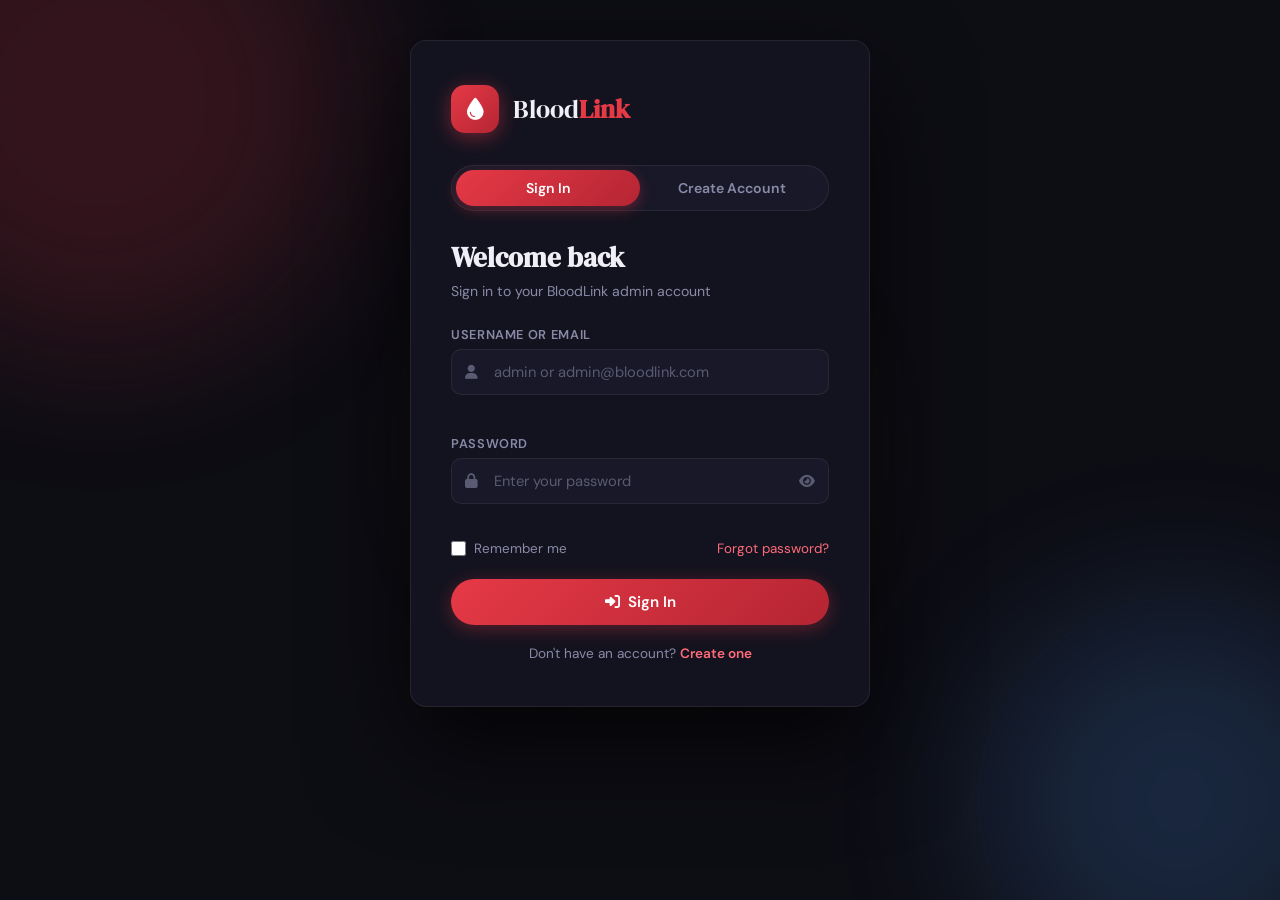
<file: login.html>
<!DOCTYPE html>
<html lang="en">
<head>
  <meta charset="UTF-8" />
  <meta name="viewport" content="width=device-width, initial-scale=1.0"/>
  <title>BloodLink – Login</title>
  <link rel="stylesheet" href="style.css" />
  <link href="https://fonts.googleapis.com/css2?family=DM+Serif+Display:ital@0;1&family=DM+Sans:wght@300;400;500;600;700&display=swap" rel="stylesheet"/>
  <link rel="stylesheet" href="https://cdnjs.cloudflare.com/ajax/libs/font-awesome/6.5.0/css/all.min.css"/>
  <style>
    /* ===== LOGIN PAGE SPECIFIC ===== */
    body.auth-page {
      display: flex;
      align-items: flex-start;
      justify-content: center;
      min-height: 100vh;
      background: var(--bg);
      overflow-y: auto;
      padding: 40px 16px;
    }

    /* Animated background blobs */
    .auth-bg {
      position: fixed;
      inset: 0;
      pointer-events: none;
      z-index: 0;
    }
    .auth-bg-blob {
      position: absolute;
      border-radius: 50%;
      filter: blur(80px);
      opacity: 0.18;
    }
    .auth-bg-blob.b1 {
      width: 500px; height: 500px;
      background: var(--red);
      top: -150px; left: -150px;
      animation: blobFloat 8s ease-in-out infinite;
    }
    .auth-bg-blob.b2 {
      width: 400px; height: 400px;
      background: var(--accent3);
      bottom: -100px; right: -100px;
      animation: blobFloat 10s ease-in-out infinite reverse;
    }
    .auth-bg-blob.b3 {
      width: 300px; height: 300px;
      background: var(--accent2);
      top: 50%; left: 50%;
      transform: translate(-50%, -50%);
      animation: blobFloat 12s ease-in-out infinite 2s;
    }
    @keyframes blobFloat {
      0%, 100% { transform: translate(0, 0) scale(1); }
      33% { transform: translate(30px, -20px) scale(1.05); }
      66% { transform: translate(-20px, 30px) scale(0.95); }
    }

    /* ===== AUTH CARD ===== */
    .auth-card {
      position: relative;
      z-index: 10;
      width: 100%;
      max-width: 460px;
      background: var(--bg2);
      border: 1px solid var(--border);
      border-radius: var(--radius);
      box-shadow: 0 40px 100px rgba(0,0,0,0.7);
      padding: 44px 40px;
      animation: authCardIn 0.5s cubic-bezier(0.4, 0, 0.2, 1) both;
    }
    @keyframes authCardIn {
      from { opacity: 0; transform: translateY(32px) scale(0.97); }
      to   { opacity: 1; transform: translateY(0)   scale(1); }
    }

    /* Logo */
    .auth-logo {
      display: flex;
      align-items: center;
      gap: 14px;
      margin-bottom: 32px;
    }
    .auth-logo-icon {
      width: 48px; height: 48px;
      background: linear-gradient(135deg, var(--red), var(--red-dark));
      border-radius: 14px;
      display: flex;
      align-items: center;
      justify-content: center;
      font-size: 1.4rem;
      color: #fff;
      box-shadow: 0 4px 20px rgba(230,57,70,0.45);
      animation: heartbeat 2s ease-in-out infinite;
    }
    .auth-logo-text {
      font-family: var(--font-display);
      font-size: 1.6rem;
      color: var(--text);
    }
    .auth-logo-text strong { color: var(--red); }

    /* Tabs */
    .auth-tabs {
      display: flex;
      background: var(--card);
      border: 1px solid var(--border);
      border-radius: 999px;
      padding: 4px;
      margin-bottom: 28px;
    }
    .auth-tab {
      flex: 1;
      padding: 9px 0;
      text-align: center;
      font-size: 0.88rem;
      font-weight: 600;
      color: var(--text-muted);
      border-radius: 999px;
      cursor: pointer;
      transition: all var(--transition);
      border: none;
      background: none;
      font-family: var(--font-body);
    }
    .auth-tab.active {
      background: linear-gradient(135deg, var(--red), var(--red-dark));
      color: #fff;
      box-shadow: 0 4px 14px rgba(230,57,70,0.35);
    }

    /* Form panels */
    .auth-panel { display: none; }
    .auth-panel.active { display: block; animation: fadeInUp 0.35s ease both; }

    .auth-heading {
      font-family: var(--font-display);
      font-size: 1.7rem;
      color: var(--text);
      margin-bottom: 6px;
    }
    .auth-subheading {
      color: var(--text-muted);
      font-size: 0.88rem;
      margin-bottom: 26px;
    }

    /* Input groups */
    .auth-field {
      display: flex;
      flex-direction: column;
      gap: 6px;
      margin-bottom: 16px;
    }
    .auth-field label {
      font-size: 0.8rem;
      font-weight: 600;
      color: var(--text-muted);
      text-transform: uppercase;
      letter-spacing: 0.05em;
    }
    .auth-input-wrap {
      position: relative;
    }
    .auth-input-wrap .field-icon {
      position: absolute;
      left: 14px;
      top: 50%;
      transform: translateY(-50%);
      color: var(--text-dim);
      font-size: 0.9rem;
      pointer-events: none;
      transition: color var(--transition);
    }
    .auth-input-wrap input {
      width: 100%;
      background: var(--card);
      border: 1px solid var(--border);
      border-radius: var(--radius-sm);
      padding: 12px 42px;
      color: var(--text);
      font-size: 0.92rem;
      outline: none;
      font-family: var(--font-body);
      transition: border-color var(--transition), box-shadow var(--transition);
    }
    .auth-input-wrap input:focus {
      border-color: var(--red);
      box-shadow: 0 0 0 3px var(--red-glow);
    }
    .auth-input-wrap input:focus + .field-icon,
    .auth-input-wrap input:focus ~ .field-icon {
      color: var(--red-light);
    }
    .auth-input-wrap input::placeholder { color: var(--text-dim); }

    /* Toggle password visibility */
    .pwd-toggle {
      position: absolute;
      right: 14px;
      top: 50%;
      transform: translateY(-50%);
      color: var(--text-dim);
      font-size: 0.88rem;
      cursor: pointer;
      background: none;
      border: none;
      padding: 0;
      transition: color var(--transition);
    }
    .pwd-toggle:hover { color: var(--text-muted); }

    /* Validation message */
    .field-error {
      font-size: 0.76rem;
      color: var(--red-light);
      min-height: 18px;
      display: flex;
      align-items: center;
      gap: 4px;
    }
    .field-error i { font-size: 0.7rem; }
    .field-ok {
      font-size: 0.76rem;
      color: var(--success);
      min-height: 18px;
      display: flex;
      align-items: center;
      gap: 4px;
    }

    /* Password strength bar */
    .pwd-strength-wrap { margin-top: 6px; }
    .pwd-strength-bar {
      height: 4px;
      border-radius: 999px;
      background: var(--bg3);
      overflow: hidden;
      margin-bottom: 4px;
    }
    .pwd-strength-fill {
      height: 100%;
      border-radius: 999px;
      width: 0%;
      transition: width 0.4s ease, background 0.4s ease;
    }
    .pwd-strength-label {
      font-size: 0.74rem;
      color: var(--text-dim);
    }

    /* Remember / Forgot row */
    .auth-row {
      display: flex;
      align-items: center;
      justify-content: space-between;
      margin-bottom: 22px;
      margin-top: -4px;
    }
    .auth-check {
      display: flex;
      align-items: center;
      gap: 8px;
      font-size: 0.84rem;
      color: var(--text-muted);
      cursor: pointer;
      user-select: none;
    }
    .auth-check input[type="checkbox"] {
      accent-color: var(--red);
      width: 15px; height: 15px;
    }
    .auth-forgot {
      font-size: 0.84rem;
      color: var(--red-light);
      cursor: pointer;
      transition: color var(--transition);
      background: none;
      border: none;
      font-family: var(--font-body);
    }
    .auth-forgot:hover { color: var(--red); }

    /* Submit btn */
    .auth-submit {
      width: 100%;
      background: linear-gradient(135deg, var(--red), var(--red-dark));
      color: #fff;
      border: none;
      border-radius: 999px;
      padding: 13px 0;
      font-size: 0.95rem;
      font-weight: 600;
      font-family: var(--font-body);
      cursor: pointer;
      transition: all var(--transition);
      box-shadow: 0 4px 18px rgba(230,57,70,0.35);
      display: flex;
      align-items: center;
      justify-content: center;
      gap: 8px;
      margin-bottom: 20px;
      position: relative;
      overflow: hidden;
    }
    .auth-submit:hover { transform: translateY(-2px); box-shadow: 0 8px 28px rgba(230,57,70,0.5); }
    .auth-submit:active { transform: translateY(0); }
    .auth-submit:disabled { opacity: 0.6; cursor: not-allowed; transform: none; }

    /* Divider */
    .auth-divider {
      display: flex;
      align-items: center;
      gap: 12px;
      margin-bottom: 20px;
      color: var(--text-dim);
      font-size: 0.8rem;
    }
    .auth-divider::before, .auth-divider::after {
      content: '';
      flex: 1;
      height: 1px;
      background: var(--border);
    }

    /* Switch hint */
    .auth-switch {
      text-align: center;
      font-size: 0.85rem;
      color: var(--text-muted);
    }
    .auth-switch button {
      color: var(--red-light);
      font-weight: 600;
      background: none;
      border: none;
      font-family: var(--font-body);
      font-size: 0.85rem;
      cursor: pointer;
      transition: color var(--transition);
      padding: 0;
    }
    .auth-switch button:hover { color: var(--red); }

    /* Terms checkbox */
    .auth-terms {
      display: flex;
      align-items: flex-start;
      gap: 10px;
      font-size: 0.82rem;
      color: var(--text-muted);
      margin-bottom: 18px;
      cursor: pointer;
    }
    .auth-terms input[type="checkbox"] {
      accent-color: var(--red);
      width: 15px; height: 15px;
      flex-shrink: 0;
      margin-top: 2px;
    }
    .auth-terms span { color: var(--red-light); }

    /* Toast (same as main app but repositioned for auth) */
    .auth-toast {
      position: fixed;
      bottom: 28px; right: 28px;
      background: var(--card);
      border: 1px solid var(--border);
      color: var(--text);
      padding: 14px 22px;
      border-radius: var(--radius-sm);
      font-size: 0.9rem;
      font-weight: 500;
      z-index: 2000;
      transform: translateY(100px);
      opacity: 0;
      transition: all 0.4s cubic-bezier(0.4, 0, 0.2, 1);
      display: flex;
      align-items: center;
      gap: 10px;
      box-shadow: var(--shadow);
      max-width: 340px;
    }
    .auth-toast.show { transform: translateY(0); opacity: 1; }
    .auth-toast.success { border-left: 3px solid var(--success); }
    .auth-toast.error   { border-left: 3px solid var(--red); }
    .auth-toast.info    { border-left: 3px solid var(--info); }

    /* Responsive */
    @media (max-width: 520px) {
      .auth-card { padding: 32px 22px; margin: 16px; }
      .auth-heading { font-size: 1.4rem; }
    }
  </style>
</head>
<body class="auth-page">

<!-- Animated background -->
<div class="auth-bg">
  <div class="auth-bg-blob b1"></div>
  <div class="auth-bg-blob b2"></div>
  <div class="auth-bg-blob b3"></div>
</div>

<!-- AUTH CARD -->
<div class="auth-card">

  <!-- Logo -->
  <div class="auth-logo">
    <div class="auth-logo-icon"><i class="fa-solid fa-droplet"></i></div>
    <span class="auth-logo-text">Blood<strong>Link</strong></span>
  </div>

  <!-- Tabs -->
  <div class="auth-tabs">
    <button class="auth-tab active" id="tab-login" onclick="switchTab('login')">Sign In</button>
    <button class="auth-tab" id="tab-register" onclick="switchTab('register')">Create Account</button>
  </div>

  <!-- ===== LOGIN PANEL ===== -->
  <div class="auth-panel active" id="panel-login">
    <h2 class="auth-heading">Welcome back</h2>
    <p class="auth-subheading">Sign in to your BloodLink admin account</p>

    <div class="auth-field">
      <label>Username or Email</label>
      <div class="auth-input-wrap">
        <input type="text" id="login-username" placeholder="admin or admin@bloodlink.com" autocomplete="username"
               oninput="validateLoginField('login-username', 'err-login-username')"/>
        <i class="fa-solid fa-user field-icon"></i>
      </div>
      <div class="field-error" id="err-login-username"></div>
    </div>

    <div class="auth-field">
      <label>Password</label>
      <div class="auth-input-wrap">
        <input type="password" id="login-password" placeholder="Enter your password" autocomplete="current-password"
               oninput="validateLoginField('login-password', 'err-login-password')"/>
        <i class="fa-solid fa-lock field-icon"></i>
        <button class="pwd-toggle" type="button" onclick="togglePwd('login-password', this)" tabindex="-1">
          <i class="fa-solid fa-eye"></i>
        </button>
      </div>
      <div class="field-error" id="err-login-password"></div>
    </div>

    <div class="auth-row">
      <label class="auth-check">
        <input type="checkbox" id="remember-me"/> Remember me
      </label>
      <button class="auth-forgot" onclick="showForgot()">Forgot password?</button>
    </div>

    <button class="auth-submit" id="login-btn" onclick="handleLogin()">
      <i class="fa-solid fa-right-to-bracket"></i> Sign In
    </button>

    <div class="auth-switch">
      Don't have an account? <button onclick="switchTab('register')">Create one</button>
    </div>
  </div>

  <!-- ===== REGISTER PANEL ===== -->
  <div class="auth-panel" id="panel-register">
    <h2 class="auth-heading">Create account</h2>
    <p class="auth-subheading">Set up your BloodLink admin credentials</p>

    <div class="auth-field">
      <label>Full Name</label>
      <div class="auth-input-wrap">
        <input type="text" id="reg-name" placeholder="John Doe" autocomplete="name"
               oninput="liveValidate('reg-name')"/>
        <i class="fa-solid fa-id-card field-icon"></i>
      </div>
      <div class="field-error" id="err-reg-name"></div>
    </div>

    <div class="auth-field">
      <label>Email Address</label>
      <div class="auth-input-wrap">
        <input type="email" id="reg-email" placeholder="you@example.com" autocomplete="email"
               oninput="liveValidate('reg-email')"/>
        <i class="fa-solid fa-envelope field-icon"></i>
      </div>
      <div class="field-error" id="err-reg-email"></div>
    </div>

    <div class="auth-field">
      <label>Username</label>
      <div class="auth-input-wrap">
        <input type="text" id="reg-username" placeholder="e.g. admin_user" autocomplete="username"
               oninput="liveValidate('reg-username')"/>
        <i class="fa-solid fa-at field-icon"></i>
      </div>
      <div class="field-error" id="err-reg-username"></div>
    </div>

    <div class="auth-field">
      <label>Password</label>
      <div class="auth-input-wrap">
        <input type="password" id="reg-password" placeholder="Min 8 chars, upper, lower, number, symbol" autocomplete="new-password"
               oninput="liveValidate('reg-password'); updateStrength()"/>
        <i class="fa-solid fa-lock field-icon"></i>
        <button class="pwd-toggle" type="button" onclick="togglePwd('reg-password', this)" tabindex="-1">
          <i class="fa-solid fa-eye"></i>
        </button>
      </div>
      <div class="pwd-strength-wrap">
        <div class="pwd-strength-bar"><div class="pwd-strength-fill" id="strength-fill"></div></div>
        <div class="pwd-strength-label" id="strength-label">Enter a password</div>
      </div>
      <div class="field-error" id="err-reg-password"></div>
    </div>

    <div class="auth-field">
      <label>Confirm Password</label>
      <div class="auth-input-wrap">
        <input type="password" id="reg-confirm" placeholder="Re-enter your password" autocomplete="new-password"
               oninput="liveValidate('reg-confirm')"/>
        <i class="fa-solid fa-shield-halved field-icon"></i>
        <button class="pwd-toggle" type="button" onclick="togglePwd('reg-confirm', this)" tabindex="-1">
          <i class="fa-solid fa-eye"></i>
        </button>
      </div>
      <div class="field-error" id="err-reg-confirm"></div>
    </div>

    <label class="auth-terms">
      <input type="checkbox" id="reg-terms"/>
      I agree to the <span>Terms of Service</span> and <span>Privacy Policy</span>
    </label>

    <button class="auth-submit" id="register-btn" onclick="handleRegister()">
      <i class="fa-solid fa-user-plus"></i> Create Account
    </button>

    <div class="auth-switch">
      Already have an account? <button onclick="switchTab('login')">Sign in</button>
    </div>
  </div>

</div>

<!-- Toast -->
<div class="auth-toast" id="auth-toast"></div>

<script>
  // ===========================
  //   REGEX VALIDATORS
  // ===========================
  const REGEX = {
    // Full name: at least 2 words, letters only (including accented), min 2 chars each
    fullName:   /^[A-Za-zÀ-ÖØ-öø-ÿ]{2,}(?:\s[A-Za-zÀ-ÖØ-öø-ÿ]{2,})+$/,
    // Email: standard RFC-5322 simplified
    email:      /^[a-zA-Z0-9._%+\-]+@[a-zA-Z0-9.\-]+\.[a-zA-Z]{2,}$/,
    // Username: 3-20 chars, letters/numbers/underscores/hyphens, must start with a letter
    username:   /^[a-zA-Z][a-zA-Z0-9_\-]{2,19}$/,
    // Password: min 8 chars, at least one uppercase, one lowercase, one digit, one special char
    password:   /^(?=.*[a-z])(?=.*[A-Z])(?=.*\d)(?=.*[!@#$%^&*()_+\-=\[\]{};':"\\|,.<>/?`~]).{8,}$/,
    // Login identifier: username or email
    loginId:    /^(?:[a-zA-Z][a-zA-Z0-9_\-]{2,19}|[a-zA-Z0-9._%+\-]+@[a-zA-Z0-9.\-]+\.[a-zA-Z]{2,})$/
  };

  const MESSAGES = {
    'reg-name':     { empty: 'Full name is required', invalid: 'Enter at least first and last name (letters only)' },
    'reg-email':    { empty: 'Email is required', invalid: 'Enter a valid email address (e.g. you@example.com)' },
    'reg-username': { empty: 'Username is required', invalid: 'Username must start with a letter, 3–20 chars (letters, numbers, _ or -)' },
    'reg-password': { empty: 'Password is required', invalid: 'Min 8 chars with uppercase, lowercase, number & special character' },
    'reg-confirm':  { empty: 'Please confirm your password', invalid: 'Passwords do not match' },
    'login-username': { empty: 'Username or email is required', invalid: 'Enter a valid username or email address' },
    'login-password': { empty: 'Password is required', invalid: 'Password must be at least 8 characters' }
  };

  // ===========================
  //   IN-MEMORY USER STORE
  // ===========================
  // Seed one default admin
  const users = [
    { username: 'admin', email: 'admin@bloodlink.com', name: 'System Admin', password: 'Admin@1234' }
  ];

  // ===========================
  //   TAB SWITCHING
  // ===========================
  function switchTab(tab) {
    document.getElementById('tab-login').classList.toggle('active', tab === 'login');
    document.getElementById('tab-register').classList.toggle('active', tab === 'register');
    document.getElementById('panel-login').classList.toggle('active', tab === 'login');
    document.getElementById('panel-register').classList.toggle('active', tab === 'register');
    clearAllErrors();
  }

  // ===========================
  //   LIVE VALIDATION
  // ===========================
  function liveValidate(fieldId) {
    const input = document.getElementById(fieldId);
    const errEl = document.getElementById('err-' + fieldId);
    const val   = input.value.trim();
    const msgs  = MESSAGES[fieldId];

    if (!val) {
      setError(errEl, msgs.empty);
      input.style.borderColor = 'var(--red)';
      return false;
    }

    let valid = false;
    if (fieldId === 'reg-name')     valid = REGEX.fullName.test(val);
    if (fieldId === 'reg-email')    valid = REGEX.email.test(val);
    if (fieldId === 'reg-username') valid = REGEX.username.test(val);
    if (fieldId === 'reg-password') valid = REGEX.password.test(val);
    if (fieldId === 'reg-confirm') {
      const pwd = document.getElementById('reg-password').value;
      valid = val === pwd && val.length > 0;
    }

    if (!valid) {
      setError(errEl, '<i class="fa-solid fa-circle-exclamation"></i> ' + msgs.invalid);
      input.style.borderColor = 'var(--red)';
      return false;
    } else {
      setOk(errEl, '<i class="fa-solid fa-circle-check"></i> Looks good!');
      input.style.borderColor = 'var(--success)';
      return true;
    }
  }

  function validateLoginField(fieldId, errId) {
    const input = document.getElementById(fieldId);
    const errEl = document.getElementById(errId);
    const val   = input.value.trim();
    const msgs  = MESSAGES[fieldId];

    if (!val) {
      setError(errEl, msgs.empty);
      input.style.borderColor = 'var(--red)';
      return false;
    }

    let valid = false;
    if (fieldId === 'login-username') valid = REGEX.loginId.test(val);
    if (fieldId === 'login-password') valid = val.length >= 8;

    if (!valid) {
      setError(errEl, '<i class="fa-solid fa-circle-exclamation"></i> ' + msgs.invalid);
      input.style.borderColor = 'var(--red)';
      return false;
    } else {
      errEl.innerHTML = '';
      input.style.borderColor = 'var(--border)';
      return true;
    }
  }

  function setError(el, msg) { el.className = 'field-error'; el.innerHTML = msg; }
  function setOk(el, msg)    { el.className = 'field-ok';    el.innerHTML = msg; }

  function clearAllErrors() {
    document.querySelectorAll('.field-error, .field-ok').forEach(el => { el.innerHTML = ''; el.className = 'field-error'; });
    document.querySelectorAll('.auth-input-wrap input').forEach(i => i.style.borderColor = '');
  }

  // ===========================
  //   PASSWORD STRENGTH
  // ===========================
  function updateStrength() {
    const val   = document.getElementById('reg-password').value;
    const fill  = document.getElementById('strength-fill');
    const label = document.getElementById('strength-label');

    let score = 0;
    if (val.length >= 8)                          score++;
    if (/[A-Z]/.test(val))                        score++;
    if (/[a-z]/.test(val))                        score++;
    if (/\d/.test(val))                           score++;
    if (/[!@#$%^&*()_+\-=\[\]{};':"\\|,.<>/?`~]/.test(val)) score++;

    const levels = [
      { pct: '0%',   color: 'var(--red)',     text: 'Enter a password' },
      { pct: '20%',  color: 'var(--red)',     text: 'Very weak' },
      { pct: '40%',  color: 'var(--warning)', text: 'Weak' },
      { pct: '60%',  color: 'var(--warning)', text: 'Fair' },
      { pct: '80%',  color: 'var(--success)', text: 'Strong' },
      { pct: '100%', color: 'var(--success)', text: '✅ Very strong' }
    ];

    const lvl = val.length === 0 ? levels[0] : levels[Math.min(score, 5)];
    fill.style.width      = lvl.pct;
    fill.style.background = lvl.color;
    label.textContent     = lvl.text;
    label.style.color     = val.length ? lvl.color : 'var(--text-dim)';
  }

  // ===========================
  //   PASSWORD TOGGLE
  // ===========================
  function togglePwd(inputId, btn) {
    const input = document.getElementById(inputId);
    const icon  = btn.querySelector('i');
    if (input.type === 'password') {
      input.type = 'text';
      icon.className = 'fa-solid fa-eye-slash';
    } else {
      input.type = 'password';
      icon.className = 'fa-solid fa-eye';
    }
  }

  // ===========================
  //   HANDLE LOGIN
  // ===========================
  function handleLogin() {
    const identInput = document.getElementById('login-username');
    const pwdInput   = document.getElementById('login-password');
    const ident      = identInput.value.trim();
    const pwd        = pwdInput.value;

    // Validate fields
    let valid = true;
    const identErr = document.getElementById('err-login-username');
    const pwdErr   = document.getElementById('err-login-password');

    if (!ident) {
      setError(identErr, MESSAGES['login-username'].empty);
      identInput.style.borderColor = 'var(--red)';
      valid = false;
    } else if (!REGEX.loginId.test(ident)) {
      setError(identErr, '<i class="fa-solid fa-circle-exclamation"></i> ' + MESSAGES['login-username'].invalid);
      identInput.style.borderColor = 'var(--red)';
      valid = false;
    } else {
      identErr.innerHTML = '';
      identInput.style.borderColor = 'var(--border)';
    }

    if (!pwd) {
      setError(pwdErr, MESSAGES['login-password'].empty);
      pwdInput.style.borderColor = 'var(--red)';
      valid = false;
    } else if (pwd.length < 8) {
      setError(pwdErr, '<i class="fa-solid fa-circle-exclamation"></i> ' + MESSAGES['login-password'].invalid);
      pwdInput.style.borderColor = 'var(--red)';
      valid = false;
    } else {
      pwdErr.innerHTML = '';
      pwdInput.style.borderColor = 'var(--border)';
    }

    if (!valid) return;

    // Check credentials
    const user = users.find(u =>
      (u.username === ident || u.email === ident) && u.password === pwd
    );

    const btn = document.getElementById('login-btn');
    btn.disabled = true;
    btn.innerHTML = '<i class="fa-solid fa-spinner fa-spin"></i> Signing in…';

    setTimeout(() => {
      if (user) {
        // Store session
        sessionStorage.setItem('bl_user', JSON.stringify({ username: user.username, name: user.name }));
        showAuthToast('✅ Welcome back, ' + user.name + '!', 'success');
        setTimeout(() => { window.location.href = 'index.html'; }, 900);
      } else {
        showAuthToast('❌ Invalid credentials. Please try again.', 'error');
        btn.disabled = false;
        btn.innerHTML = '<i class="fa-solid fa-right-to-bracket"></i> Sign In';
        pwdInput.style.borderColor = 'var(--red)';
        setError(pwdErr, '<i class="fa-solid fa-circle-exclamation"></i> Incorrect username/email or password');
      }
    }, 700);
  }

  // ===========================
  //   HANDLE REGISTER
  // ===========================
  function handleRegister() {
    const fields  = ['reg-name', 'reg-email', 'reg-username', 'reg-password', 'reg-confirm'];
    let allValid  = true;

    fields.forEach(f => {
      if (!liveValidate(f)) allValid = false;
    });

    if (!allValid) {
      showAuthToast('❌ Please fix the errors above.', 'error');
      return;
    }

    if (!document.getElementById('reg-terms').checked) {
      showAuthToast('❌ Please accept the Terms of Service.', 'error');
      return;
    }

    const username = document.getElementById('reg-username').value.trim();
    const email    = document.getElementById('reg-email').value.trim();

    // Check uniqueness
    if (users.find(u => u.username === username)) {
      setError(document.getElementById('err-reg-username'), '<i class="fa-solid fa-circle-exclamation"></i> Username already taken');
      document.getElementById('reg-username').style.borderColor = 'var(--red)';
      return;
    }
    if (users.find(u => u.email === email)) {
      setError(document.getElementById('err-reg-email'), '<i class="fa-solid fa-circle-exclamation"></i> Email already registered');
      document.getElementById('reg-email').style.borderColor = 'var(--red)';
      return;
    }

    const btn = document.getElementById('register-btn');
    btn.disabled = true;
    btn.innerHTML = '<i class="fa-solid fa-spinner fa-spin"></i> Creating account…';

    const newUser = {
      name:     document.getElementById('reg-name').value.trim(),
      email,
      username,
      password: document.getElementById('reg-password').value
    };

    setTimeout(() => {
      users.push(newUser);
      sessionStorage.setItem('bl_user', JSON.stringify({ username: newUser.username, name: newUser.name }));
      showAuthToast('✅ Account created! Redirecting…', 'success');
      setTimeout(() => { window.location.href = 'index.html'; }, 900);
    }, 700);
  }

  // ===========================
  //   FORGOT PASSWORD
  // ===========================
  function showForgot() {
    const ident = document.getElementById('login-username').value.trim();
    if (!ident) {
      showAuthToast('ℹ️ Enter your username or email first.', 'info');
      document.getElementById('login-username').focus();
      return;
    }
    const user = users.find(u => u.username === ident || u.email === ident);
    if (user) {
      showAuthToast(`ℹ️ Password reset link sent to ${user.email}.`, 'info');
    } else {
      showAuthToast('❌ No account found with that identifier.', 'error');
    }
  }

  // ===========================
  //   TOAST
  // ===========================
  function showAuthToast(message, type = 'success') {
    const toast = document.getElementById('auth-toast');
    toast.textContent = message;
    toast.className = `auth-toast show ${type}`;
    setTimeout(() => { toast.className = 'auth-toast'; }, 3400);
  }

  // ===========================
  //   ENTER KEY SUPPORT
  // ===========================
  document.addEventListener('keydown', (e) => {
    if (e.key === 'Enter') {
      const loginActive = document.getElementById('panel-login').classList.contains('active');
      if (loginActive) handleLogin();
      else handleRegister();
    }
  });
</script>
</body>
</html>
</file>
<file: style.css>
/* ===== VARIABLES ===== */
:root {
  --red: #e63946;
  --red-dark: #b52533;
  --red-light: #ff6b78;
  --red-glow: rgba(230, 57, 70, 0.18);
  --bg: #0d0d14;
  --bg2: #13131f;
  --bg3: #1a1a2a;
  --card: #181828;
  --card2: #1f1f32;
  --border: rgba(255,255,255,0.07);
  --text: #f0eef6;
  --text-muted: #8a8aa8;
  --text-dim: #5a5a72;
  --accent: #e63946;
  --accent2: #ff9f43;
  --accent3: #54a0ff;
  --success: #2ecc71;
  --warning: #ff9f43;
  --info: #54a0ff;
  --sidebar-w: 260px;
  --topbar-h: 68px;
  --radius: 16px;
  --radius-sm: 10px;
  --shadow: 0 8px 32px rgba(0,0,0,0.5);
  --font-display: 'DM Serif Display', serif;
  --font-body: 'DM Sans', sans-serif;
  --transition: 0.3s cubic-bezier(0.4, 0, 0.2, 1);
}

/* ===== RESET ===== */
*, *::before, *::after { box-sizing: border-box; margin: 0; padding: 0; }
html { scroll-behavior: smooth; }
body {
  font-family: var(--font-body);
  background: var(--bg);
  color: var(--text);
  min-height: 100vh;
  overflow-x: hidden;
}
a { text-decoration: none; color: inherit; }
button { cursor: pointer; border: none; background: none; font-family: inherit; }
input, select, textarea { font-family: inherit; }

/* ===== SCROLLBAR ===== */
::-webkit-scrollbar { width: 6px; height: 6px; }
::-webkit-scrollbar-track { background: var(--bg); }
::-webkit-scrollbar-thumb { background: var(--card2); border-radius: 999px; }

/* ===== SIDEBAR ===== */
.sidebar {
  position: fixed;
  top: 0; left: 0;
  width: var(--sidebar-w);
  height: 100vh;
  background: var(--bg2);
  border-right: 1px solid var(--border);
  display: flex;
  flex-direction: column;
  z-index: 200;
  transition: transform var(--transition);
  overflow: hidden;
}
.sidebar::before {
  content: '';
  position: absolute;
  top: -80px; left: -80px;
  width: 250px; height: 250px;
  background: radial-gradient(circle, var(--red-glow) 0%, transparent 70%);
  pointer-events: none;
}
.sidebar-logo {
  display: flex;
  align-items: center;
  gap: 14px;
  padding: 24px 20px;
  border-bottom: 1px solid var(--border);
}
.logo-icon {
  width: 44px; height: 44px;
  background: linear-gradient(135deg, var(--red), var(--red-dark));
  border-radius: 12px;
  display: flex;
  align-items: center;
  justify-content: center;
  font-size: 1.3rem;
  color: #fff;
  box-shadow: 0 4px 16px rgba(230,57,70,0.4);
  animation: heartbeat 2s ease-in-out infinite;
}
@keyframes heartbeat {
  0%, 100% { transform: scale(1); }
  50% { transform: scale(1.08); }
}
.logo-text {
  font-family: var(--font-display);
  font-size: 1.4rem;
  color: var(--text);
  letter-spacing: -0.5px;
}
.logo-text strong { color: var(--red); }

.sidebar-nav {
  flex: 1;
  padding: 16px 12px;
  display: flex;
  flex-direction: column;
  gap: 4px;
  overflow-y: auto;
}
.nav-item {
  display: flex;
  align-items: center;
  gap: 14px;
  padding: 12px 16px;
  border-radius: var(--radius-sm);
  color: var(--text-muted);
  font-weight: 500;
  font-size: 0.92rem;
  transition: all var(--transition);
  position: relative;
}
.nav-item i {
  width: 20px;
  text-align: center;
  font-size: 1rem;
  flex-shrink: 0;
}
.nav-item:hover {
  background: var(--red-glow);
  color: var(--text);
  transform: translateX(4px);
}
.nav-item.active {
  background: linear-gradient(135deg, rgba(230,57,70,0.25), rgba(230,57,70,0.1));
  color: var(--red-light);
  border: 1px solid rgba(230,57,70,0.25);
}
.nav-item.active::before {
  content: '';
  position: absolute;
  left: 0; top: 50%;
  transform: translateY(-50%);
  height: 60%;
  width: 3px;
  background: var(--red);
  border-radius: 999px;
}

.sidebar-footer {
  padding: 16px 20px;
  border-top: 1px solid var(--border);
}
.user-info {
  display: flex;
  align-items: center;
  gap: 12px;
}
.user-avatar {
  width: 40px; height: 40px;
  background: var(--card2);
  border-radius: 50%;
  display: flex;
  align-items: center;
  justify-content: center;
  color: var(--red-light);
  font-size: 1.1rem;
}
.user-name { font-weight: 600; font-size: 0.9rem; }
.user-role { font-size: 0.75rem; color: var(--text-muted); }

/* ===== MAIN ===== */
.main {
  margin-left: var(--sidebar-w);
  min-height: 100vh;
  display: flex;
  flex-direction: column;
  transition: margin-left var(--transition);
}

/* ===== TOPBAR ===== */
.topbar {
  height: var(--topbar-h);
  background: var(--bg2);
  border-bottom: 1px solid var(--border);
  display: flex;
  align-items: center;
  justify-content: space-between;
  padding: 0 28px;
  position: sticky;
  top: 0;
  z-index: 100;
}
.topbar-left { display: flex; align-items: center; gap: 16px; }
.menu-btn {
  width: 40px; height: 40px;
  border-radius: var(--radius-sm);
  background: var(--card);
  color: var(--text);
  font-size: 1.1rem;
  display: none;
  align-items: center;
  justify-content: center;
  transition: background var(--transition);
}
.menu-btn:hover { background: var(--card2); }
.page-title {
  font-family: var(--font-display);
  font-size: 1.35rem;
  color: var(--text);
}

.topbar-right { display: flex; align-items: center; gap: 14px; }
.search-bar {
  display: flex;
  align-items: center;
  gap: 10px;
  background: var(--card);
  border: 1px solid var(--border);
  border-radius: 999px;
  padding: 8px 18px;
}
.search-bar i { color: var(--text-muted); font-size: 0.9rem; }
.search-bar input {
  background: none;
  border: none;
  outline: none;
  color: var(--text);
  font-size: 0.88rem;
  width: 200px;
}
.search-bar input::placeholder { color: var(--text-muted); }

.notif-btn {
  width: 42px; height: 42px;
  background: var(--card);
  border: 1px solid var(--border);
  border-radius: 50%;
  display: flex;
  align-items: center;
  justify-content: center;
  color: var(--text-muted);
  font-size: 1rem;
  position: relative;
  transition: all var(--transition);
}
.notif-btn:hover { background: var(--card2); color: var(--text); }
.badge {
  position: absolute;
  top: -2px; right: -2px;
  width: 18px; height: 18px;
  background: var(--red);
  border-radius: 50%;
  font-size: 0.65rem;
  font-weight: 700;
  display: flex;
  align-items: center;
  justify-content: center;
}

/* ===== SECTIONS ===== */
.section { display: none; padding: 28px; animation: fadeInUp 0.4s ease; }
.section.active { display: block; }
@keyframes fadeInUp {
  from { opacity: 0; transform: translateY(20px); }
  to { opacity: 1; transform: translateY(0); }
}

/* ===== HERO BANNER ===== */
.hero-banner {
  background: linear-gradient(135deg, var(--card) 0%, #1a0d14 100%);
  border: 1px solid var(--border);
  border-radius: var(--radius);
  padding: 40px 44px;
  display: flex;
  align-items: center;
  justify-content: space-between;
  margin-bottom: 28px;
  overflow: hidden;
  position: relative;
}
.hero-banner::before {
  content: '';
  position: absolute;
  top: 0; left: 0;
  right: 0; bottom: 0;
  background: radial-gradient(ellipse at top left, rgba(230,57,70,0.12) 0%, transparent 60%);
  pointer-events: none;
}
.hero-tag {
  display: inline-flex;
  align-items: center;
  gap: 6px;
  background: rgba(230,57,70,0.15);
  border: 1px solid rgba(230,57,70,0.3);
  color: var(--red-light);
  padding: 5px 14px;
  border-radius: 999px;
  font-size: 0.8rem;
  font-weight: 600;
  margin-bottom: 16px;
  width: fit-content;
}
.hero-text h1 {
  font-family: var(--font-display);
  font-size: 3rem;
  line-height: 1.1;
  margin-bottom: 12px;
}
.hero-text h1 em { color: var(--red); font-style: italic; }
.hero-text p { color: var(--text-muted); font-size: 1rem; max-width: 420px; }

.hero-art {
  position: relative;
  width: 160px; height: 160px;
  flex-shrink: 0;
}
.pulse-ring {
  position: absolute;
  border: 2px solid rgba(230,57,70,0.3);
  border-radius: 50%;
  animation: pulseRing 2.5s ease-out infinite;
}
.pulse-ring { inset: 0; }
.pulse-ring.r2 { inset: -20px; animation-delay: 0.8s; }
.pulse-ring.r3 { inset: -40px; animation-delay: 1.6s; }
@keyframes pulseRing {
  0% { transform: scale(0.9); opacity: 1; }
  100% { transform: scale(1.2); opacity: 0; }
}
.heart-icon {
  position: absolute;
  inset: 50%; transform: translate(-50%,-50%);
  width: 80px; height: 80px;
  background: linear-gradient(135deg, var(--red), var(--red-dark));
  border-radius: 50%;
  display: flex;
  align-items: center;
  justify-content: center;
  font-size: 2rem;
  color: #fff;
  box-shadow: 0 0 40px rgba(230,57,70,0.5);
}

/* ===== STATS GRID ===== */
.stats-grid {
  display: grid;
  grid-template-columns: repeat(auto-fill, minmax(200px, 1fr));
  gap: 18px;
  margin-bottom: 28px;
}
.stat-card {
  background: var(--card);
  border: 1px solid var(--border);
  border-radius: var(--radius);
  padding: 22px 20px;
  display: flex;
  align-items: center;
  gap: 18px;
  transition: transform var(--transition), box-shadow var(--transition);
  cursor: default;
}
.stat-card:hover { transform: translateY(-4px); box-shadow: var(--shadow); }
.stat-icon {
  width: 52px; height: 52px;
  border-radius: 14px;
  display: flex;
  align-items: center;
  justify-content: center;
  font-size: 1.4rem;
  flex-shrink: 0;
}
.c1 .stat-icon { background: rgba(230,57,70,0.15); color: var(--red-light); }
.c2 .stat-icon { background: rgba(84,160,255,0.15); color: var(--info); }
.c3 .stat-icon { background: rgba(46,204,113,0.15); color: var(--success); }
.c4 .stat-icon { background: rgba(255,159,67,0.15); color: var(--warning); }
.c5 .stat-icon { background: rgba(155,89,182,0.15); color: #be90d4; }
.c6 .stat-icon { background: rgba(230,57,70,0.15); color: var(--red-light); }

.stat-num {
  font-size: 2rem;
  font-weight: 700;
  color: var(--text);
  line-height: 1;
}
.stat-label { color: var(--text-muted); font-size: 0.82rem; margin-top: 4px; }

/* ===== DASHBOARD BOTTOM ===== */
.dashboard-bottom {
  display: grid;
  grid-template-columns: 1.5fr 1fr 1fr;
  gap: 20px;
}
.dash-card {
  background: var(--card);
  border: 1px solid var(--border);
  border-radius: var(--radius);
  padding: 22px;
  overflow: hidden;
}
.dash-card h3 {
  font-size: 0.95rem;
  font-weight: 600;
  margin-bottom: 18px;
  display: flex;
  align-items: center;
  gap: 8px;
  color: var(--text);
}
.dash-card h3 i { color: var(--red); }

/* Blood Chart */
.blood-chart { display: flex; flex-direction: column; gap: 10px; }
.chart-row { display: flex; align-items: center; gap: 10px; font-size: 0.82rem; }
.chart-label { width: 35px; font-weight: 600; color: var(--text-muted); flex-shrink: 0; }
.chart-bar-wrap { flex: 1; height: 22px; background: var(--bg3); border-radius: 999px; overflow: hidden; }
.chart-bar { height: 100%; border-radius: 999px; background: linear-gradient(90deg, var(--red), var(--red-light)); transition: width 1s ease; }
.chart-val { width: 30px; text-align: right; color: var(--text-muted); font-size: 0.78rem; }

/* Activity List */
.activity-list, .critical-list { list-style: none; display: flex; flex-direction: column; gap: 10px; }
.activity-item {
  display: flex;
  align-items: flex-start;
  gap: 10px;
  font-size: 0.84rem;
  color: var(--text-muted);
  padding: 8px 0;
  border-bottom: 1px solid var(--border);
}
.activity-item:last-child { border-bottom: none; }
.activity-dot {
  width: 8px; height: 8px;
  border-radius: 50%;
  background: var(--red);
  margin-top: 4px;
  flex-shrink: 0;
}
.activity-item span { color: var(--text); font-weight: 600; }

.critical-item {
  display: flex;
  align-items: center;
  justify-content: space-between;
  padding: 8px 12px;
  background: rgba(230,57,70,0.08);
  border: 1px solid rgba(230,57,70,0.2);
  border-radius: var(--radius-sm);
  font-size: 0.82rem;
}
.crit-badge {
  background: var(--red);
  color: #fff;
  font-size: 0.7rem;
  font-weight: 700;
  padding: 2px 8px;
  border-radius: 999px;
  animation: blinkBadge 1.5s ease-in-out infinite;
}
@keyframes blinkBadge {
  0%,100% { opacity: 1; }
  50% { opacity: 0.5; }
}

.empty-state {
  color: var(--text-dim);
  font-size: 0.85rem;
  display: flex;
  align-items: center;
  gap: 8px;
  padding: 12px;
}

/* ===== SECTION HEADER ===== */
.section-header {
  display: flex;
  align-items: center;
  justify-content: space-between;
  margin-bottom: 22px;
}
.section-header h2 {
  font-family: var(--font-display);
  font-size: 1.9rem;
}
.section-header p { color: var(--text-muted); font-size: 0.88rem; }

/* ===== FILTER BAR ===== */
.filter-bar {
  display: flex;
  gap: 12px;
  margin-bottom: 18px;
  flex-wrap: wrap;
}
.filter-input {
  flex: 1;
  min-width: 200px;
  background: var(--card);
  border: 1px solid var(--border);
  border-radius: 999px;
  padding: 9px 18px;
  color: var(--text);
  font-size: 0.88rem;
  outline: none;
  transition: border-color var(--transition);
}
.filter-input:focus { border-color: var(--red); }
.filter-input::placeholder { color: var(--text-muted); }
.filter-select {
  background: var(--card);
  border: 1px solid var(--border);
  border-radius: 999px;
  padding: 9px 18px;
  color: var(--text);
  font-size: 0.88rem;
  outline: none;
  cursor: pointer;
  transition: border-color var(--transition);
}
.filter-select:focus { border-color: var(--red); }

/* ===== TABLE ===== */
.table-wrapper {
  background: var(--card);
  border: 1px solid var(--border);
  border-radius: var(--radius);
  overflow: auto;
}
.data-table { width: 100%; border-collapse: collapse; white-space: nowrap; }
.data-table thead th {
  background: var(--bg3);
  padding: 14px 18px;
  text-align: left;
  font-size: 0.8rem;
  font-weight: 600;
  color: var(--text-muted);
  text-transform: uppercase;
  letter-spacing: 0.05em;
  border-bottom: 1px solid var(--border);
}
.data-table tbody tr {
  border-bottom: 1px solid var(--border);
  transition: background var(--transition);
}
.data-table tbody tr:last-child { border-bottom: none; }
.data-table tbody tr:hover { background: var(--card2); }
.data-table tbody td { padding: 13px 18px; font-size: 0.88rem; color: var(--text-muted); }
.data-table tbody td:first-child { color: var(--text); font-weight: 600; }
.no-data {
  text-align: center !important;
  color: var(--text-dim) !important;
  font-style: italic;
  padding: 40px !important;
}
.no-data i { margin-right: 8px; }

/* Blood Group Badge */
.bg-badge {
  display: inline-flex;
  align-items: center;
  justify-content: center;
  min-width: 44px;
  padding: 3px 10px;
  border-radius: 999px;
  font-size: 0.8rem;
  font-weight: 700;
  background: rgba(230,57,70,0.15);
  color: var(--red-light);
  border: 1px solid rgba(230,57,70,0.25);
}

/* Status Badges */
.status-badge {
  display: inline-flex;
  align-items: center;
  gap: 5px;
  padding: 3px 12px;
  border-radius: 999px;
  font-size: 0.78rem;
  font-weight: 600;
}
.status-badge::before { content: ''; width: 6px; height: 6px; border-radius: 50%; background: currentColor; }
.status-pending { background: rgba(255,159,67,0.15); color: var(--warning); }
.status-approved { background: rgba(46,204,113,0.15); color: var(--success); }
.status-fulfilled { background: rgba(84,160,255,0.15); color: var(--info); }
.status-rejected { background: rgba(230,57,70,0.15); color: var(--red-light); }

.priority-badge { padding: 3px 10px; border-radius: 999px; font-size: 0.78rem; font-weight: 700; }
.priority-critical { background: rgba(230,57,70,0.2); color: var(--red-light); animation: blinkBadge 1.5s infinite; }
.priority-high { background: rgba(255,159,67,0.2); color: var(--warning); }
.priority-medium { background: rgba(84,160,255,0.2); color: var(--info); }
.priority-low { background: rgba(46,204,113,0.2); color: var(--success); }

/* Action Buttons */
.action-btns { display: flex; gap: 8px; }
.btn-icon {
  width: 32px; height: 32px;
  border-radius: 8px;
  display: flex;
  align-items: center;
  justify-content: center;
  font-size: 0.82rem;
  transition: all var(--transition);
}
.btn-icon-edit { background: rgba(84,160,255,0.15); color: var(--info); }
.btn-icon-edit:hover { background: rgba(84,160,255,0.3); transform: scale(1.1); }
.btn-icon-del { background: rgba(230,57,70,0.15); color: var(--red-light); }
.btn-icon-del:hover { background: rgba(230,57,70,0.3); transform: scale(1.1); }

/* ===== BUTTONS ===== */
.btn-primary {
  display: inline-flex;
  align-items: center;
  gap: 8px;
  background: linear-gradient(135deg, var(--red), var(--red-dark));
  color: #fff;
  border-radius: 999px;
  padding: 10px 24px;
  font-size: 0.9rem;
  font-weight: 600;
  font-family: var(--font-body);
  transition: all var(--transition);
  box-shadow: 0 4px 16px rgba(230,57,70,0.3);
}
.btn-primary:hover { transform: translateY(-2px); box-shadow: 0 8px 24px rgba(230,57,70,0.45); }
.btn-primary:active { transform: translateY(0); }

.btn-secondary {
  display: inline-flex;
  align-items: center;
  gap: 8px;
  background: var(--card2);
  color: var(--text);
  border: 1px solid var(--border);
  border-radius: 999px;
  padding: 10px 24px;
  font-size: 0.9rem;
  font-weight: 600;
  font-family: var(--font-body);
  transition: all var(--transition);
}
.btn-secondary:hover { background: var(--bg3); }

.btn-danger {
  display: inline-flex;
  align-items: center;
  gap: 8px;
  background: linear-gradient(135deg, var(--red), var(--red-dark));
  color: #fff;
  border-radius: 999px;
  padding: 10px 24px;
  font-size: 0.9rem;
  font-weight: 600;
  font-family: var(--font-body);
  transition: all var(--transition);
}
.btn-danger:hover { box-shadow: 0 8px 24px rgba(230,57,70,0.45); }

/* ===== MODALS ===== */
.modal-overlay {
  position: fixed;
  inset: 0;
  background: rgba(0,0,0,0.7);
  backdrop-filter: blur(6px);
  display: flex;
  align-items: center;
  justify-content: center;
  z-index: 1000;
  opacity: 0;
  pointer-events: none;
  transition: opacity var(--transition);
  padding: 20px;
}
.modal-overlay.active { opacity: 1; pointer-events: all; }

.modal {
  background: var(--bg2);
  border: 1px solid var(--border);
  border-radius: var(--radius);
  width: 100%;
  max-width: 600px;
  max-height: 90vh;
  overflow-y: auto;
  transform: translateY(30px) scale(0.97);
  transition: transform var(--transition);
  box-shadow: 0 30px 80px rgba(0,0,0,0.7);
}
.modal-overlay.active .modal { transform: translateY(0) scale(1); }
.modal-sm { max-width: 400px; }

.modal-header {
  display: flex;
  align-items: center;
  justify-content: space-between;
  padding: 22px 24px;
  border-bottom: 1px solid var(--border);
  position: sticky;
  top: 0;
  background: var(--bg2);
  z-index: 10;
}
.modal-header h3 {
  font-size: 1.1rem;
  font-weight: 600;
  display: flex;
  align-items: center;
  gap: 10px;
  color: var(--text);
}
.modal-header h3 i { color: var(--red); }
.modal-header button {
  width: 34px; height: 34px;
  border-radius: 8px;
  background: var(--card);
  color: var(--text-muted);
  display: flex;
  align-items: center;
  justify-content: center;
  font-size: 1rem;
  transition: all var(--transition);
}
.modal-header button:hover { background: var(--card2); color: var(--text); }

.modal-form { padding: 24px; display: flex; flex-direction: column; gap: 16px; }
.form-row { display: grid; grid-template-columns: 1fr 1fr; gap: 16px; }
.form-group { display: flex; flex-direction: column; gap: 6px; }
.form-group label { font-size: 0.82rem; font-weight: 600; color: var(--text-muted); text-transform: uppercase; letter-spacing: 0.04em; }
.form-group input, .form-group select {
  background: var(--card);
  border: 1px solid var(--border);
  border-radius: var(--radius-sm);
  padding: 11px 14px;
  color: var(--text);
  font-size: 0.9rem;
  outline: none;
  transition: border-color var(--transition);
}
.form-group input:focus, .form-group select:focus { border-color: var(--red); }
.form-group input::placeholder { color: var(--text-dim); }
.form-group select option { background: var(--bg2); }

.modal-actions {
  display: flex;
  gap: 12px;
  justify-content: flex-end;
  padding-top: 4px;
}

/* ===== OVERLAY (mobile) ===== */
.overlay {
  display: none;
  position: fixed;
  inset: 0;
  background: rgba(0,0,0,0.7);
  z-index: 150;
  backdrop-filter: blur(4px);
}
.overlay.active { display: block; }

/* ===== TOAST ===== */
.toast {
  position: fixed;
  bottom: 28px; right: 28px;
  background: var(--card);
  border: 1px solid var(--border);
  color: var(--text);
  padding: 14px 22px;
  border-radius: var(--radius-sm);
  font-size: 0.9rem;
  font-weight: 500;
  z-index: 2000;
  transform: translateY(100px);
  opacity: 0;
  transition: all 0.4s cubic-bezier(0.4, 0, 0.2, 1);
  display: flex;
  align-items: center;
  gap: 10px;
  box-shadow: var(--shadow);
  max-width: 340px;
}
.toast.show { transform: translateY(0); opacity: 1; }
.toast.success { border-left: 3px solid var(--success); }
.toast.error { border-left: 3px solid var(--red); }
.toast.info { border-left: 3px solid var(--info); }

/* ===== RESPONSIVE ===== */
@media (max-width: 900px) {
  .sidebar { transform: translateX(-100%); }
  .sidebar.open { transform: translateX(0); }
  .main { margin-left: 0; }
  .menu-btn { display: flex !important; }
  .dashboard-bottom { grid-template-columns: 1fr; }
  .hero-art { display: none; }
  .hero-text h1 { font-size: 2rem; }
  .stats-grid { grid-template-columns: repeat(2, 1fr); }
}
@media (max-width: 600px) {
  .section { padding: 16px; }
  .topbar { padding: 0 16px; }
  .search-bar { display: none; }
  .form-row { grid-template-columns: 1fr; }
  .stats-grid { grid-template-columns: 1fr 1fr; }
  .section-header { flex-direction: column; align-items: flex-start; gap: 12px; }
  .hero-banner { padding: 24px; }
  .hero-text h1 { font-size: 1.6rem; }
}
</file>
